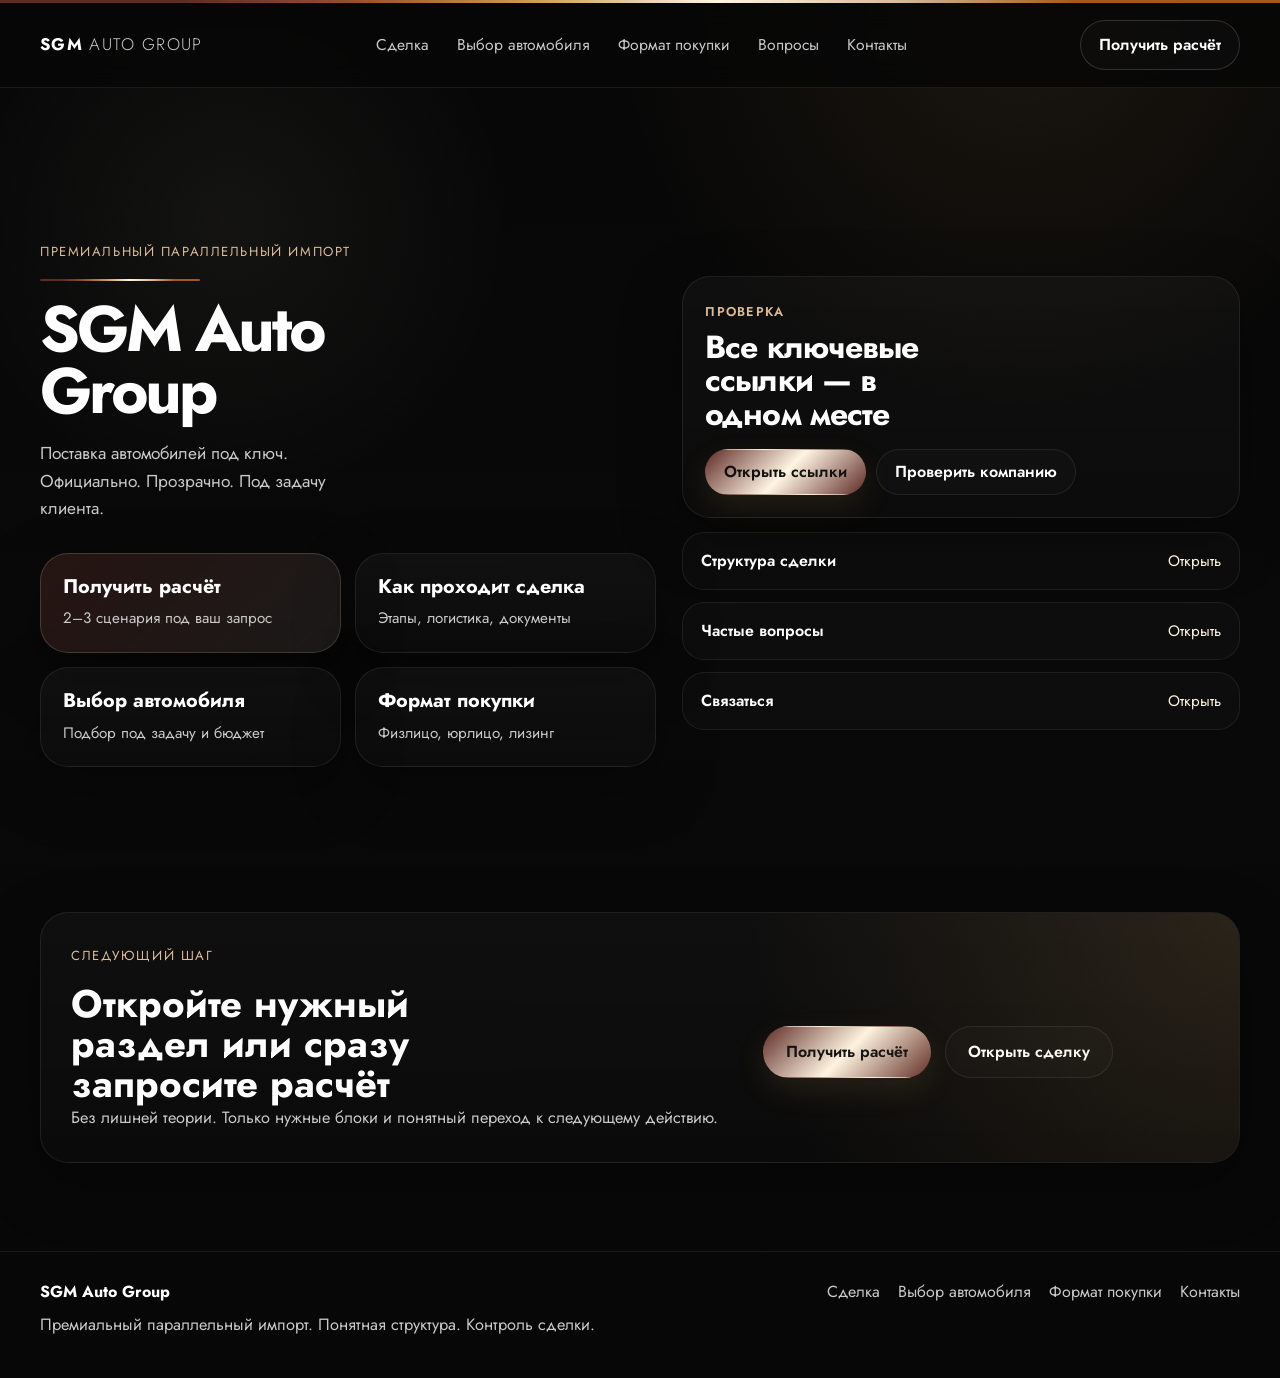
<file: index.html>
<!DOCTYPE html>
<html lang="ru">
<head>
  <meta charset="UTF-8" />
  <meta name="viewport" content="width=device-width, initial-scale=1.0" />
  <title>SGM Auto Group — премиальный параллельный импорт</title>
  <meta name="description" content="Премиальный параллельный импорт автомобилей под ключ. Проверка, структура сделки, выбор автомобиля, формат покупки и контакт." />

  <link rel="preconnect" href="https://fonts.googleapis.com">
  <link rel="preconnect" href="https://fonts.gstatic.com" crossorigin>
  <link href="https://fonts.googleapis.com/css2?family=Jost:wght@300;400;600;700;800&display=swap" rel="stylesheet">

  <link rel="stylesheet" href="assets/css/variables.css" />
  <link rel="stylesheet" href="assets/css/style.css" />

  <style>
    .index-hero {
      min-height: calc(100vh - 84px);
      display: grid;
      align-items: center;
      padding: 34px 0 20px;
    }

    .index-hero-grid {
      display: grid;
      grid-template-columns: 1.05fr 0.95fr;
      gap: 26px;
      align-items: center;
    }

    .hero-line {
      width: 160px;
      height: 2px;
      border-radius: 999px;
      background: var(--gradient-line);
      margin: 0 0 18px;
    }

    .index-hero h1 {
      margin: 0;
      font-size: clamp(2.7rem, 5vw, 6rem);
      line-height: .96;
      letter-spacing: -0.05em;
      max-width: 8.5ch;
    }

    .index-subtitle {
      margin-top: 18px;
      max-width: 34ch;
      color: var(--text-soft);
      font-size: 1.08rem;
      line-height: 1.6;
    }

    .hero-actions-grid {
      display: grid;
      grid-template-columns: repeat(2, minmax(0,1fr));
      gap: 14px;
      margin-top: 30px;
    }

    .action-tile {
      display: grid;
      gap: 10px;
      padding: 22px;
      border-radius: var(--radius-xl);
      border: 1px solid rgba(255,255,255,0.08);
      background: linear-gradient(180deg, rgba(255,255,255,0.035), rgba(255,255,255,0.015));
      box-shadow: var(--shadow-soft);
      transition: transform 0.22s ease, border-color 0.22s ease;
    }

    .action-tile:hover {
      transform: translateY(-2px);
      border-color: rgba(255,245,226,0.16);
    }

    .action-tile strong {
      font-size: 1.24rem;
      line-height: 1.08;
      font-weight: 700;
      color: var(--text);
    }

    .action-tile span {
      color: var(--text-soft);
      font-size: 0.95rem;
      line-height: 1.5;
    }

    .action-tile-main {
      background: linear-gradient(135deg, rgba(95,43,38,.34), rgba(255,245,226,.08));
      border-color: rgba(255,245,226,0.16);
    }

    .right-stack {
      display: grid;
      gap: 14px;
    }

    .silent-card {
      padding: 22px;
      border-radius: var(--radius-xl);
      border: 1px solid rgba(255,255,255,0.08);
      background: linear-gradient(180deg, rgba(255,255,255,0.03), rgba(255,255,255,0.014));
      box-shadow: var(--shadow-soft);
    }

    .silent-card .label {
      display: inline-flex;
      margin-bottom: 10px;
      color: var(--gold-soft);
      font-size: 0.8rem;
      letter-spacing: .1em;
      text-transform: uppercase;
      font-weight: 600;
    }

    .silent-card h2 {
      margin: 0;
      font-size: clamp(1.5rem, 2.5vw, 2.2rem);
      line-height: 1.05;
      letter-spacing: -0.03em;
      max-width: 12ch;
    }

    .mini-links {
      display: flex;
      flex-wrap: wrap;
      gap: 10px;
      margin-top: 18px;
    }

    .mini-links .btn {
      min-height: 46px;
      padding: 0 18px;
    }

    .quick-links {
      display: grid;
      gap: 12px;
    }

    .quick-link {
      display: flex;
      align-items: center;
      justify-content: space-between;
      gap: 16px;
      padding: 16px 18px;
      border-radius: var(--radius-lg);
      border: 1px solid rgba(255,255,255,0.07);
      background: rgba(255,255,255,0.018);
      transition: transform 0.2s ease, border-color 0.2s ease;
    }

    .quick-link:hover {
      transform: translateY(-1px);
      border-color: rgba(255,245,226,0.14);
    }

    .quick-link strong {
      font-size: 1rem;
      font-weight: 600;
    }

    .quick-link span {
      color: var(--gold-light);
      font-size: 0.95rem;
    }

    .bottom-cta {
      padding-top: 8px;
    }

    .bottom-cta .cta-block {
      padding: 30px;
    }

    @media (max-width: 1080px) {
      .index-hero-grid {
        grid-template-columns: 1fr;
      }

      .index-hero h1,
      .silent-card h2 {
        max-width: 100%;
      }
    }

    @media (max-width: 640px) {
      .index-hero {
        min-height: auto;
        padding-top: 18px;
      }

      .hero-actions-grid {
        grid-template-columns: 1fr;
      }

      .action-tile,
      .silent-card,
      .bottom-cta .cta-block {
        padding: 22px;
      }

      .mini-links {
        flex-direction: column;
      }

      .mini-links .btn {
        width: 100%;
      }

      .index-subtitle {
        font-size: 1rem;
      }
    }
  </style>
</head>
<body>
  <div class="top-gradient-line"></div>

  <header class="site-header">
    <div class="container header-inner">
      <a href="index.html" class="logo">SGM <span>Auto Group</span></a>

      <nav class="main-nav">
        <a href="deal-structure.html">Сделка</a>
        <a href="choose-ram.html">Выбор автомобиля</a>
        <a href="buy-format.html">Формат покупки</a>
        <a href="risks-faq.html">Вопросы</a>
        <a href="contact.html">Контакты</a>
      </nav>

      <a class="header-cta" href="contact.html">Получить расчёт</a>
    </div>
  </header>

  <main>
    <section class="section index-hero">
      <div class="container index-hero-grid">
        <div>
          <div class="eyebrow">Премиальный параллельный импорт</div>
          <div class="hero-line"></div>
          <h1>SGM Auto Group</h1>
          <p class="index-subtitle">
            Поставка автомобилей под ключ.  
            Официально. Прозрачно. Под задачу клиента.
          </p>

          <div class="hero-actions-grid">
            <a class="action-tile action-tile-main" href="contact.html">
              <strong>Получить расчёт</strong>
              <span>2–3 сценария под ваш запрос</span>
            </a>

            <a class="action-tile" href="deal-structure.html">
              <strong>Как проходит сделка</strong>
              <span>Этапы, логистика, документы</span>
            </a>

            <a class="action-tile" href="choose-ram.html">
              <strong>Выбор автомобиля</strong>
              <span>Подбор под задачу и бюджет</span>
            </a>

            <a class="action-tile" href="buy-format.html">
              <strong>Формат покупки</strong>
              <span>Физлицо, юрлицо, лизинг</span>
            </a>
          </div>
        </div>

        <div class="right-stack">
          <div class="silent-card">
            <div class="label">Проверка</div>
            <h2>Все ключевые ссылки — в одном месте</h2>
            <div class="mini-links">
              <a class="btn btn-gold" href="https://sgmautogroup.online/links" target="_blank" rel="noopener noreferrer">Открыть ссылки</a>
              <a class="btn btn-dark" href="https://www.rusprofile.ru/id/1216300039339" target="_blank" rel="noopener noreferrer">Проверить компанию</a>
            </div>
          </div>

          <div class="quick-links">
            <a class="quick-link" href="deal-structure.html">
              <strong>Структура сделки</strong>
              <span>Открыть</span>
            </a>

            <a class="quick-link" href="risks-faq.html">
              <strong>Частые вопросы</strong>
              <span>Открыть</span>
            </a>

            <a class="quick-link" href="contact.html">
              <strong>Связаться</strong>
              <span>Открыть</span>
            </a>
          </div>
        </div>
      </div>
    </section>

    <section class="section bottom-cta">
      <div class="container">
        <div class="cta-block card cta-premium">
          <div>
            <div class="eyebrow">Следующий шаг</div>
            <h2>Откройте нужный раздел или сразу запросите расчёт</h2>
            <p>
              Без лишней теории. Только нужные блоки и понятный переход к следующему действию.
            </p>
          </div>

          <div class="cta-actions">
            <a class="btn btn-gold" href="contact.html">Получить расчёт</a>
            <a class="btn btn-dark" href="deal-structure.html">Открыть сделку</a>
          </div>
        </div>
      </div>
    </section>
  </main>

  <footer class="site-footer">
    <div class="container footer-inner">
      <div>
        <div class="footer-brand">SGM Auto Group</div>
        <p>Премиальный параллельный импорт. Понятная структура. Контроль сделки.</p>
      </div>
      <div class="footer-links">
        <a href="deal-structure.html">Сделка</a>
        <a href="choose-ram.html">Выбор автомобиля</a>
        <a href="buy-format.html">Формат покупки</a>
        <a href="contact.html">Контакты</a>
      </div>
    </div>
  </footer>

  <script src="assets/js/app.js"></script>
</body>
</html>
</file>
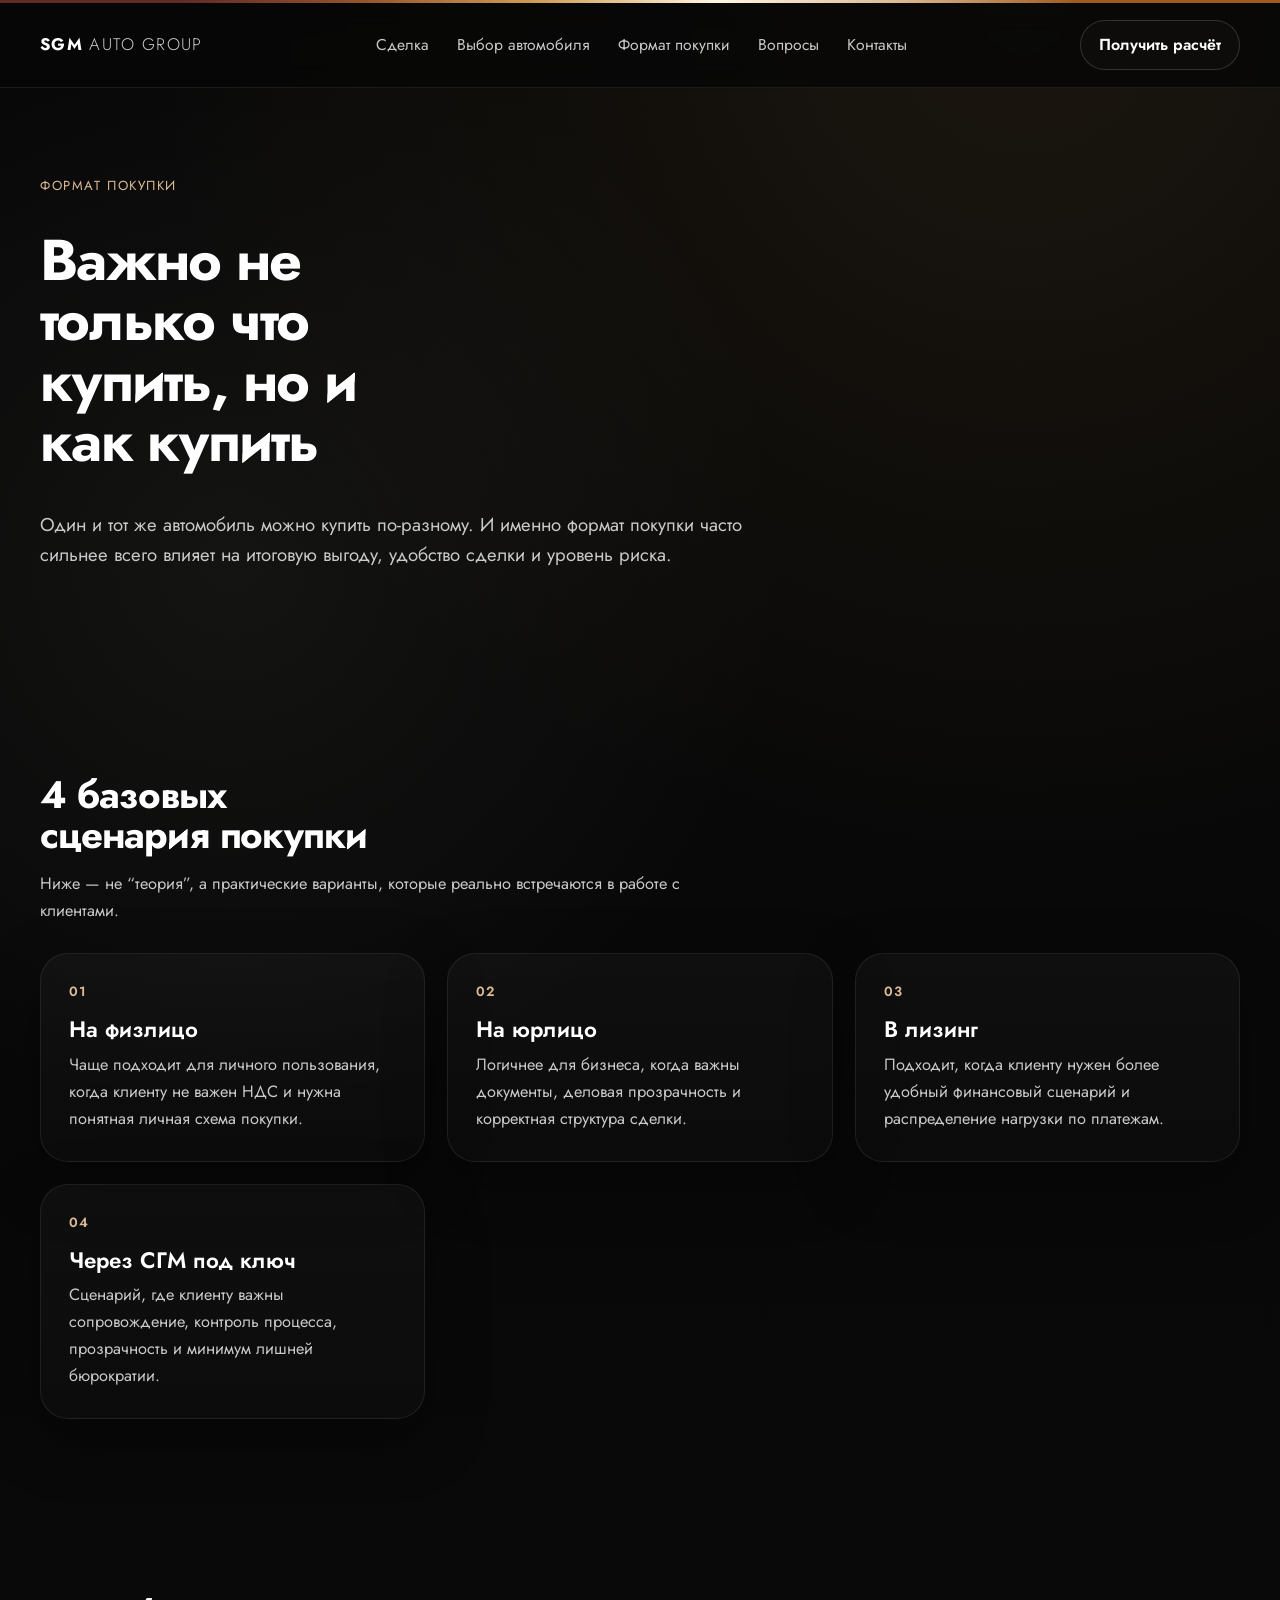
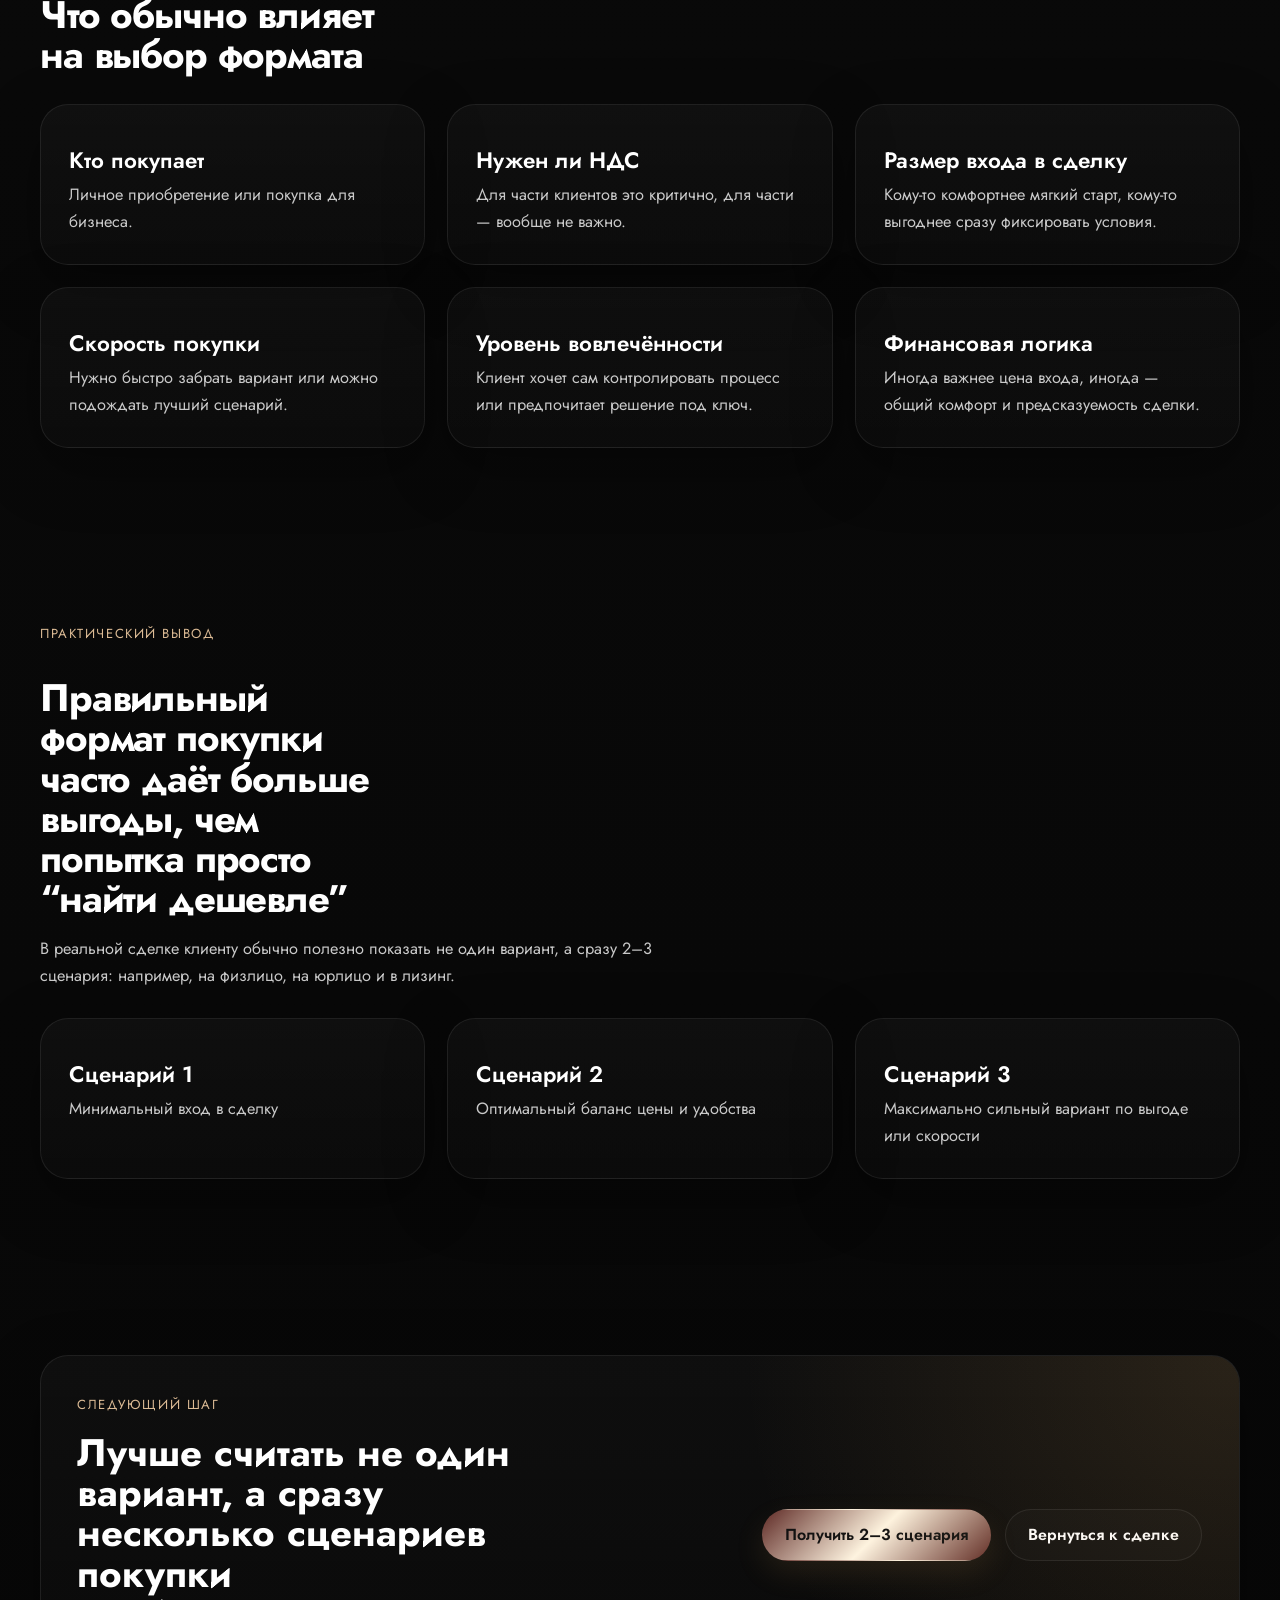
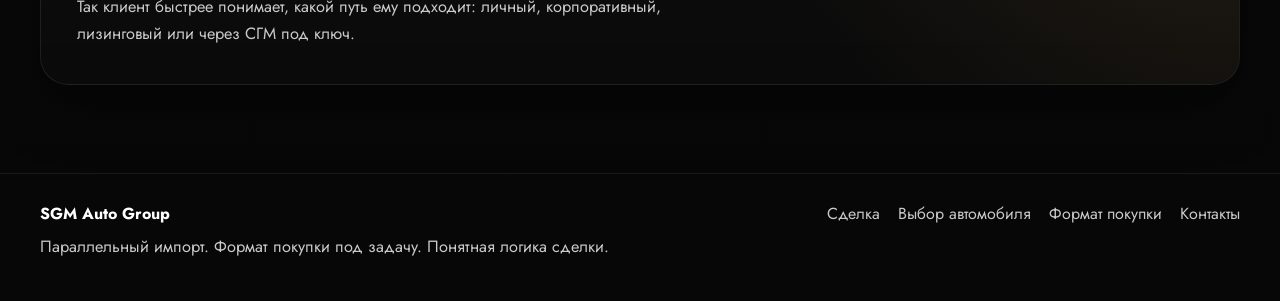
<file: buy-format.html>
<!DOCTYPE html>
<html lang="ru">
<head>
  <meta charset="UTF-8" />
  <meta name="viewport" content="width=device-width, initial-scale=1.0" />
  <title>Формат покупки — SGM Auto Group</title>
  <meta name="description" content="Какой формат покупки автомобиля подходит именно вам: физлицо, юрлицо, лизинг или сопровождение через СГМ." />

  <link rel="preconnect" href="https://fonts.googleapis.com">
  <link rel="preconnect" href="https://fonts.gstatic.com" crossorigin>
  <link href="https://fonts.googleapis.com/css2?family=Jost:wght@300;400;600;700&display=swap" rel="stylesheet">

  <link rel="stylesheet" href="assets/css/variables.css" />
  <link rel="stylesheet" href="assets/css/style.css" />
</head>

<body>
  <div class="top-gradient-line"></div>

  <header class="site-header">
    <div class="container header-inner">
      <a href="index.html" class="logo">SGM <span>Auto Group</span></a>

      <nav class="main-nav">
        <a href="deal-structure.html">Сделка</a>
        <a href="car-selection.html">Выбор автомобиля</a>
        <a href="buy-format.html">Формат покупки</a>
        <a href="risks-faq.html">Вопросы</a>
        <a href="contact.html">Контакты</a>
      </nav>

      <a class="header-cta" href="contact.html">Получить расчёт</a>
    </div>
  </header>

  <main>

    <section class="section">
      <div class="container">
        <div class="section-head">
          <div class="eyebrow">Формат покупки</div>
          <h1>Важно не только что купить, но и как купить</h1>
          <p class="lead">
            Один и тот же автомобиль можно купить по-разному.
            И именно формат покупки часто сильнее всего влияет на итоговую выгоду,
            удобство сделки и уровень риска.
          </p>
        </div>
      </div>
    </section>

    <section class="section">
      <div class="container">
        <div class="section-head">
          <h2>4 базовых сценария покупки</h2>
          <p>
            Ниже — не “теория”, а практические варианты, которые реально встречаются в работе с клиентами.
          </p>
        </div>

        <div class="card-grid three-up">

          <article class="card info-card">
            <div class="card-step">01</div>
            <h3>На физлицо</h3>
            <p>
              Чаще подходит для личного пользования, когда клиенту не важен НДС
              и нужна понятная личная схема покупки.
            </p>
          </article>

          <article class="card info-card">
            <div class="card-step">02</div>
            <h3>На юрлицо</h3>
            <p>
              Логичнее для бизнеса, когда важны документы,
              деловая прозрачность и корректная структура сделки.
            </p>
          </article>

          <article class="card info-card">
            <div class="card-step">03</div>
            <h3>В лизинг</h3>
            <p>
              Подходит, когда клиенту нужен более удобный финансовый сценарий
              и распределение нагрузки по платежам.
            </p>
          </article>

          <article class="card info-card">
            <div class="card-step">04</div>
            <h3>Через СГМ под ключ</h3>
            <p>
              Сценарий, где клиенту важны сопровождение,
              контроль процесса, прозрачность и минимум лишней бюрократии.
            </p>
          </article>

        </div>
      </div>
    </section>

    <section class="section">
      <div class="container">
        <div class="section-head">
          <h2>Что обычно влияет на выбор формата</h2>
        </div>

        <div class="card-grid three-up">

          <article class="card info-card">
            <h3>Кто покупает</h3>
            <p>Личное приобретение или покупка для бизнеса.</p>
          </article>

          <article class="card info-card">
            <h3>Нужен ли НДС</h3>
            <p>Для части клиентов это критично, для части — вообще не важно.</p>
          </article>

          <article class="card info-card">
            <h3>Размер входа в сделку</h3>
            <p>Кому-то комфортнее мягкий старт, кому-то выгоднее сразу фиксировать условия.</p>
          </article>

          <article class="card info-card">
            <h3>Скорость покупки</h3>
            <p>Нужно быстро забрать вариант или можно подождать лучший сценарий.</p>
          </article>

          <article class="card info-card">
            <h3>Уровень вовлечённости</h3>
            <p>Клиент хочет сам контролировать процесс или предпочитает решение под ключ.</p>
          </article>

          <article class="card info-card">
            <h3>Финансовая логика</h3>
            <p>Иногда важнее цена входа, иногда — общий комфорт и предсказуемость сделки.</p>
          </article>

        </div>
      </div>
    </section>

    <section class="section">
      <div class="container">
        <div class="section-head">
          <div class="eyebrow">Практический вывод</div>
          <h2>Правильный формат покупки часто даёт больше выгоды, чем попытка просто “найти дешевле”</h2>
          <p>
            В реальной сделке клиенту обычно полезно показать не один вариант,
            а сразу 2–3 сценария: например, на физлицо, на юрлицо и в лизинг.
          </p>
        </div>

        <div class="card-grid three-up">

          <article class="card info-card">
            <h3>Сценарий 1</h3>
            <p>Минимальный вход в сделку</p>
          </article>

          <article class="card info-card">
            <h3>Сценарий 2</h3>
            <p>Оптимальный баланс цены и удобства</p>
          </article>

          <article class="card info-card">
            <h3>Сценарий 3</h3>
            <p>Максимально сильный вариант по выгоде или скорости</p>
          </article>

        </div>
      </div>
    </section>

    <section class="section">
      <div class="container">
        <div class="card cta-block cta-premium">
          <div>
            <div class="eyebrow">Следующий шаг</div>
            <h2>Лучше считать не один вариант, а сразу несколько сценариев покупки</h2>
            <p>
              Так клиент быстрее понимает, какой путь ему подходит:
              личный, корпоративный, лизинговый или через СГМ под ключ.
            </p>
          </div>

          <div class="cta-actions">
            <a class="btn btn-gold" href="contact.html">Получить 2–3 сценария</a>
            <a class="btn btn-dark" href="deal-structure.html">Вернуться к сделке</a>
          </div>
        </div>
      </div>
    </section>

  </main>

  <footer class="site-footer">
    <div class="container footer-inner">
      <div>
        <div class="footer-brand">SGM Auto Group</div>
        <p>Параллельный импорт. Формат покупки под задачу. Понятная логика сделки.</p>
      </div>
      <div class="footer-links">
        <a href="deal-structure.html">Сделка</a>
        <a href="car-selection.html">Выбор автомобиля</a>
        <a href="buy-format.html">Формат покупки</a>
        <a href="contact.html">Контакты</a>
      </div>
    </div>
  </footer>

  <script src="assets/js/app.js"></script>
</body>
</html>
</file>
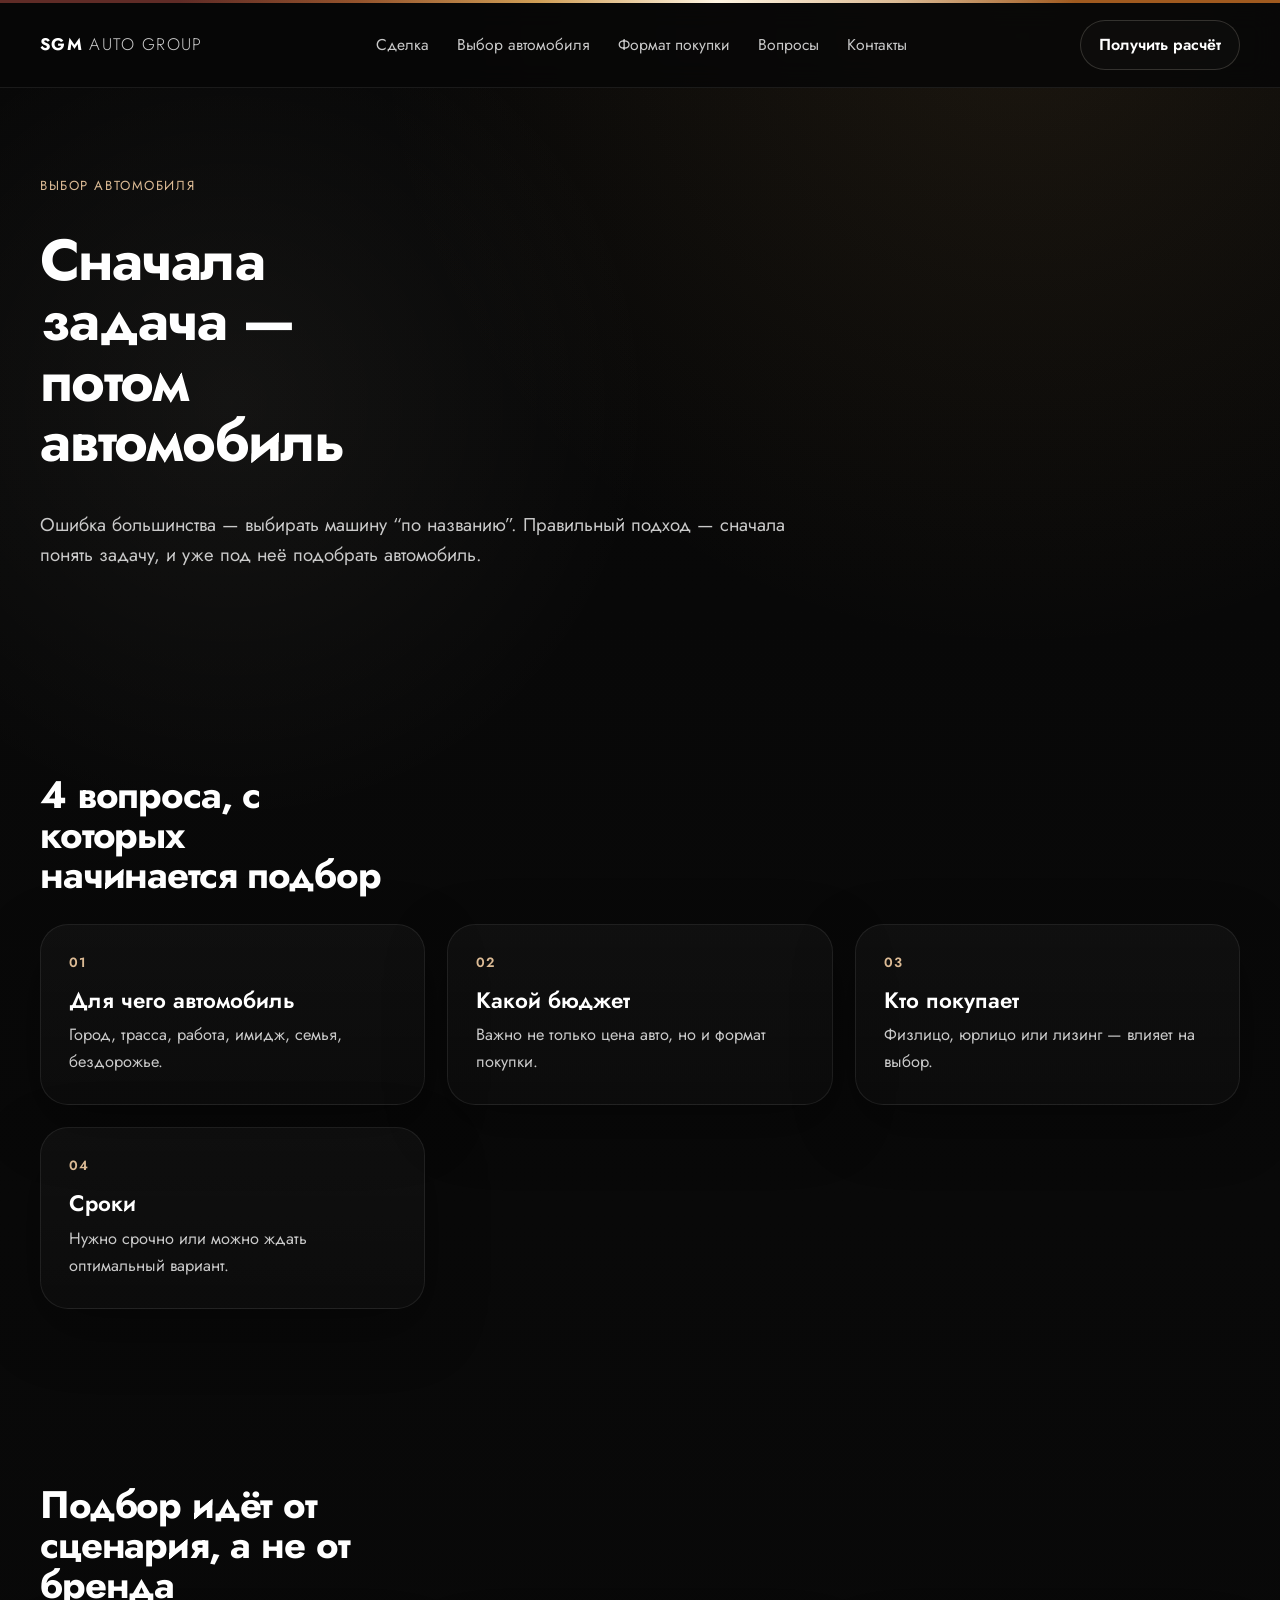
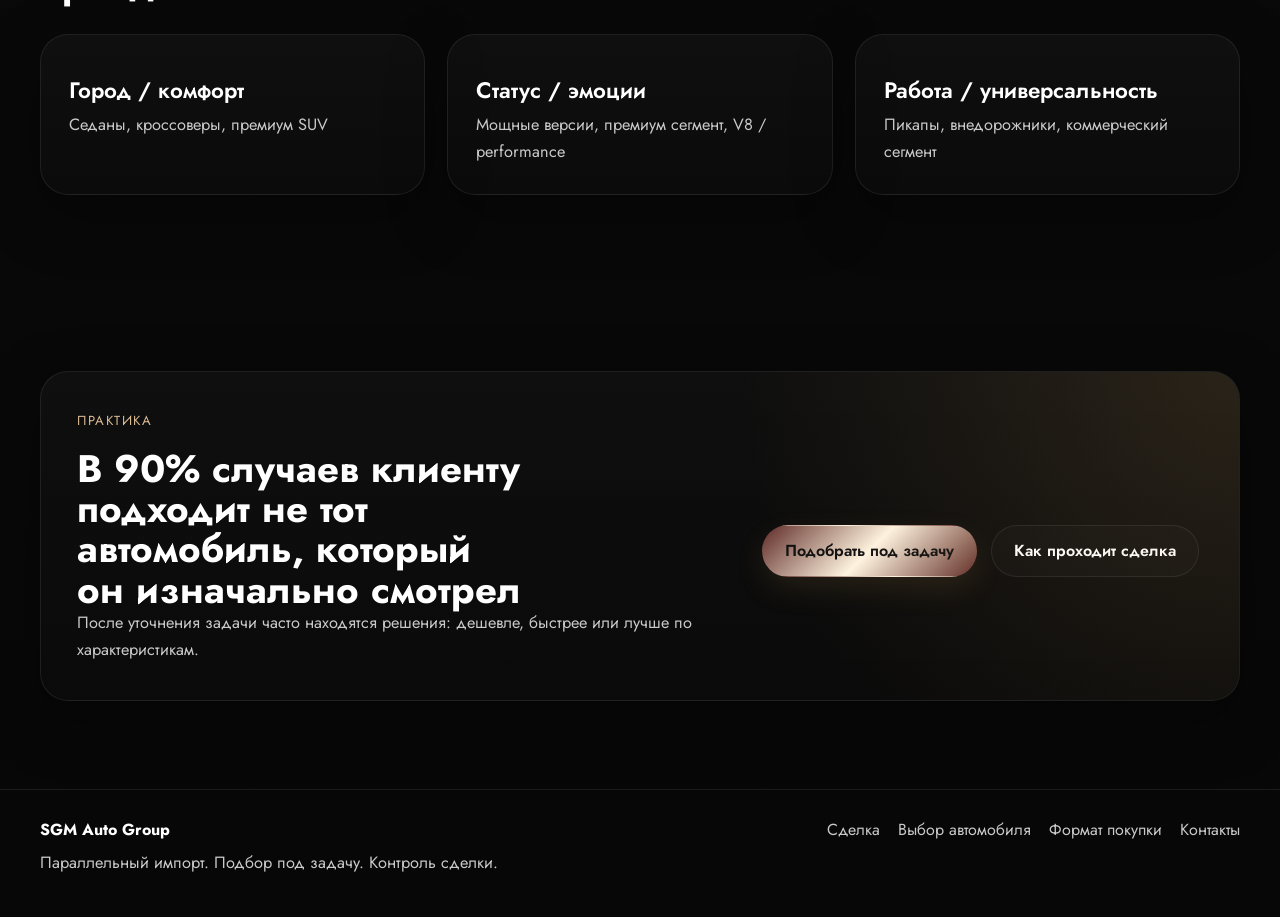
<file: car-selection.html>
<!DOCTYPE html>
<html lang="ru">
<head>
  <meta charset="UTF-8" />
  <meta name="viewport" content="width=device-width, initial-scale=1.0" />
  <title>Как выбрать автомобиль — SGM Auto Group</title>
  <meta name="description" content="Помощь в выборе автомобиля под задачу клиента: бюджет, формат использования, тип кузова и сценарий покупки." />

  <link rel="preconnect" href="https://fonts.googleapis.com">
  <link rel="preconnect" href="https://fonts.gstatic.com" crossorigin>
  <link href="https://fonts.googleapis.com/css2?family=Jost:wght@300;400;600;700&display=swap" rel="stylesheet">

  <link rel="stylesheet" href="assets/css/variables.css" />
  <link rel="stylesheet" href="assets/css/style.css" />
</head>

<body>

<div class="top-gradient-line"></div>

<header class="site-header">
  <div class="container header-inner">
    <a href="index.html" class="logo">SGM <span>Auto Group</span></a>

    <nav class="main-nav">
      <a href="deal-structure.html">Сделка</a>
      <a href="car-selection.html">Выбор автомобиля</a>
      <a href="buy-format.html">Формат покупки</a>
      <a href="risks-faq.html">Вопросы</a>
      <a href="contact.html">Контакты</a>
    </nav>

    <a class="header-cta" href="contact.html">Получить расчёт</a>
  </div>
</header>

<main>

<!-- 1 экран -->
<section class="section">
  <div class="container">
    <div class="section-head">
      <div class="eyebrow">Выбор автомобиля</div>
      <h1>Сначала задача — потом автомобиль</h1>
      <p class="lead">
        Ошибка большинства — выбирать машину “по названию”.
        Правильный подход — сначала понять задачу,
        и уже под неё подобрать автомобиль.
      </p>
    </div>
  </div>
</section>

<!-- 2 экран -->
<section class="section">
  <div class="container">

    <div class="section-head">
      <h2>4 вопроса, с которых начинается подбор</h2>
    </div>

    <div class="card-grid three-up">

      <div class="card info-card">
        <div class="card-step">01</div>
        <h3>Для чего автомобиль</h3>
        <p>Город, трасса, работа, имидж, семья, бездорожье.</p>
      </div>

      <div class="card info-card">
        <div class="card-step">02</div>
        <h3>Какой бюджет</h3>
        <p>Важно не только цена авто, но и формат покупки.</p>
      </div>

      <div class="card info-card">
        <div class="card-step">03</div>
        <h3>Кто покупает</h3>
        <p>Физлицо, юрлицо или лизинг — влияет на выбор.</p>
      </div>

      <div class="card info-card">
        <div class="card-step">04</div>
        <h3>Сроки</h3>
        <p>Нужно срочно или можно ждать оптимальный вариант.</p>
      </div>

    </div>

  </div>
</section>

<!-- 3 экран -->
<section class="section">
  <div class="container">

    <div class="section-head">
      <h2>Подбор идёт от сценария, а не от бренда</h2>
    </div>

    <div class="card-grid three-up">

      <div class="card info-card">
        <h3>Город / комфорт</h3>
        <p>Седаны, кроссоверы, премиум SUV</p>
      </div>

      <div class="card info-card">
        <h3>Статус / эмоции</h3>
        <p>Мощные версии, премиум сегмент, V8 / performance</p>
      </div>

      <div class="card info-card">
        <h3>Работа / универсальность</h3>
        <p>Пикапы, внедорожники, коммерческий сегмент</p>
      </div>

    </div>

  </div>
</section>

<!-- 4 экран -->
<section class="section">
  <div class="container">

    <div class="card cta-block cta-premium">

      <div>
        <div class="eyebrow">Практика</div>
        <h2>В 90% случаев клиенту подходит не тот автомобиль, который он изначально смотрел</h2>
        <p>
          После уточнения задачи часто находятся решения:
          дешевле, быстрее или лучше по характеристикам.
        </p>
      </div>

      <div class="cta-actions">
        <a class="btn btn-gold" href="contact.html">Подобрать под задачу</a>
        <a class="btn btn-dark" href="deal-structure.html">Как проходит сделка</a>
      </div>

    </div>

  </div>
</section>

</main>

<footer class="site-footer">
  <div class="container footer-inner">
    <div>
      <div class="footer-brand">SGM Auto Group</div>
      <p>Параллельный импорт. Подбор под задачу. Контроль сделки.</p>
    </div>
    <div class="footer-links">
      <a href="deal-structure.html">Сделка</a>
      <a href="car-selection.html">Выбор автомобиля</a>
      <a href="buy-format.html">Формат покупки</a>
      <a href="contact.html">Контакты</a>
    </div>
  </div>
</footer>

<script src="assets/js/app.js"></script>
</body>
</html>
</file>
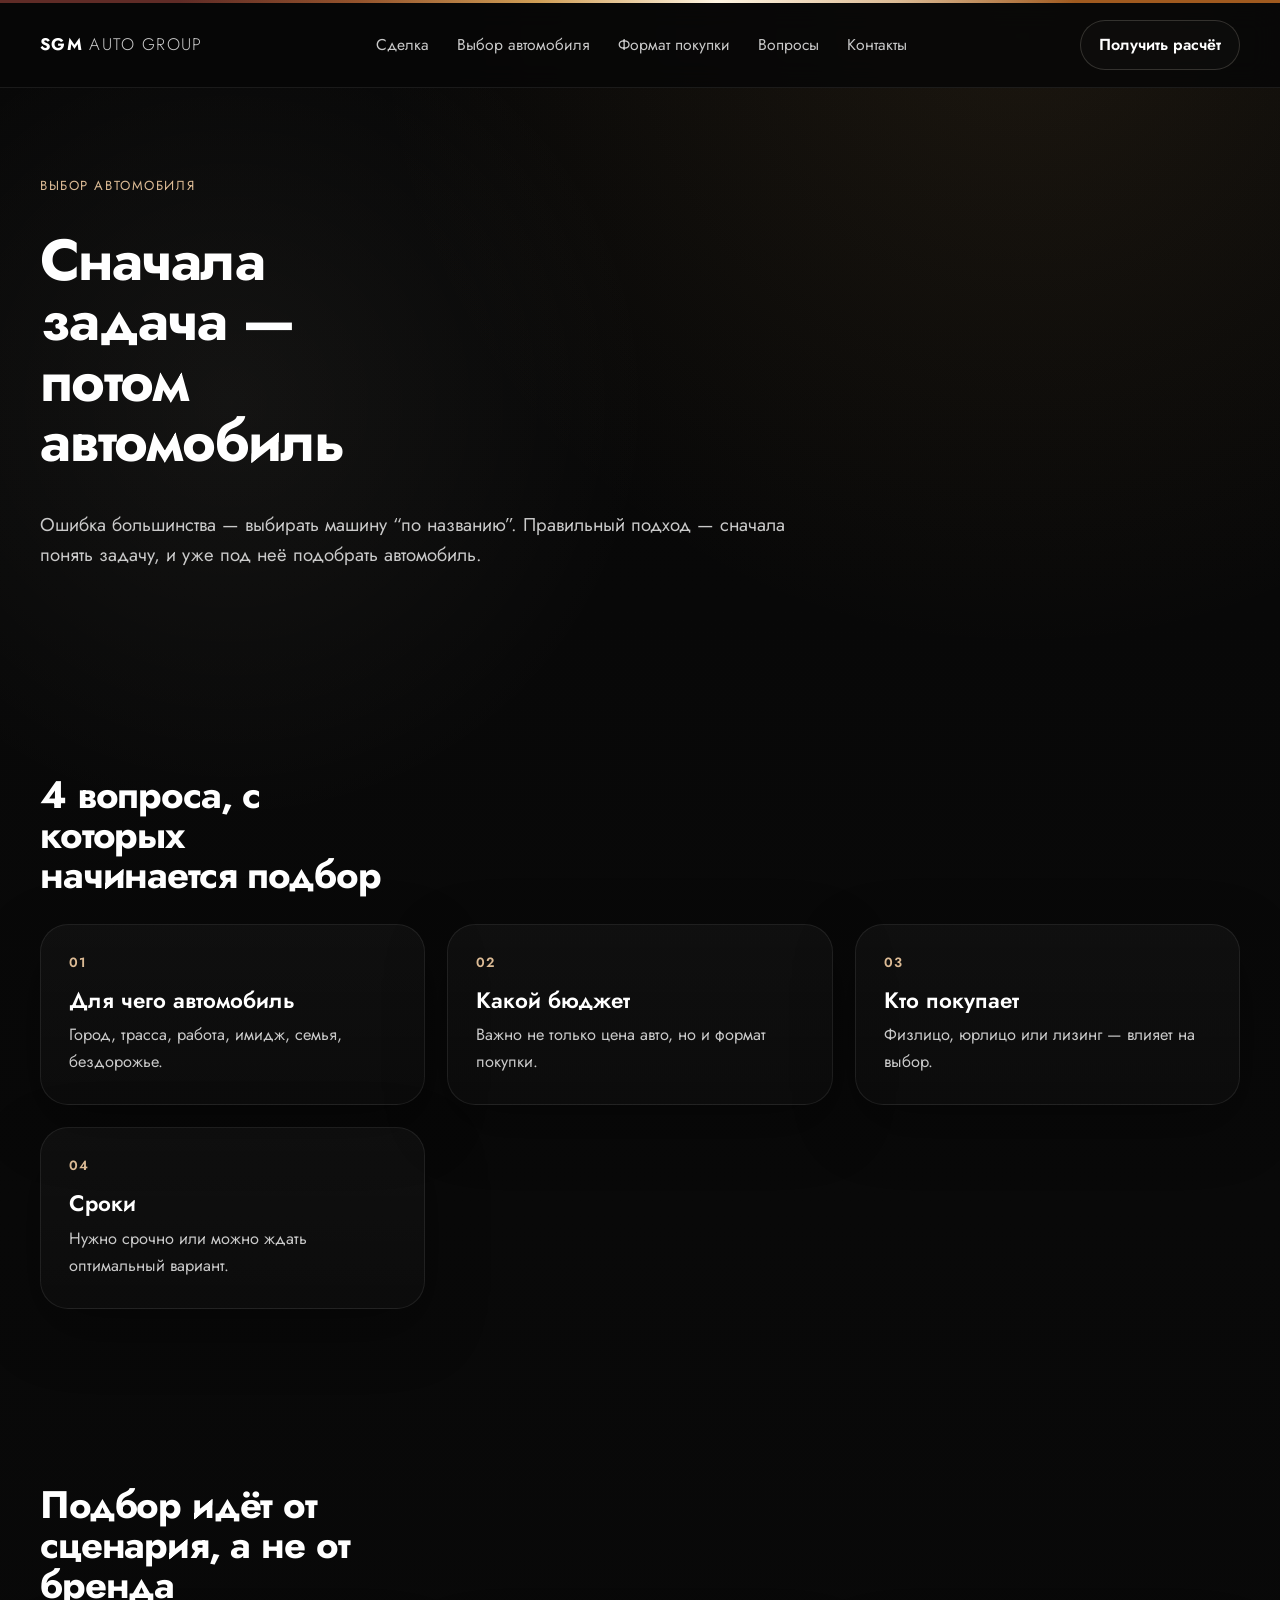
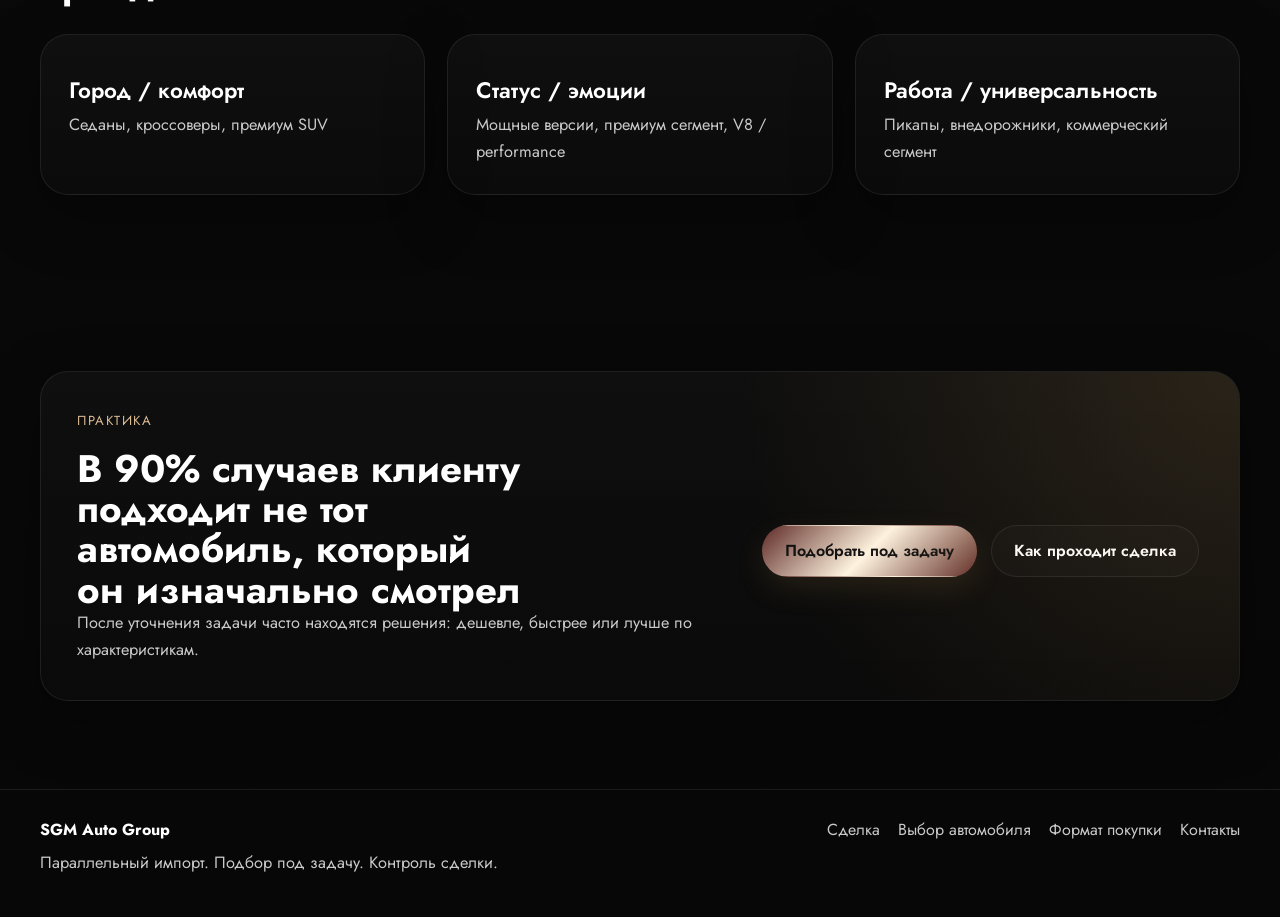
<file: choose-ram.html>
<!DOCTYPE html>
<html lang="ru">
<head>
  <meta charset="UTF-8" />
  <meta name="viewport" content="width=device-width, initial-scale=1.0" />
  <title>Как выбрать автомобиль — SGM Auto Group</title>
  <meta name="description" content="Помощь в выборе автомобиля под задачу клиента: бюджет, формат использования, тип кузова и сценарий покупки." />

  <link rel="preconnect" href="https://fonts.googleapis.com">
  <link rel="preconnect" href="https://fonts.gstatic.com" crossorigin>
  <link href="https://fonts.googleapis.com/css2?family=Jost:wght@300;400;600;700&display=swap" rel="stylesheet">

  <link rel="stylesheet" href="assets/css/variables.css" />
  <link rel="stylesheet" href="assets/css/style.css" />
</head>

<body>

<div class="top-gradient-line"></div>

<header class="site-header">
  <div class="container header-inner">
    <a href="index.html" class="logo">SGM <span>Auto Group</span></a>

    <nav class="main-nav">
      <a href="deal-structure.html">Сделка</a>
      <a href="choose-ram.html">Выбор автомобиля</a>
      <a href="buy-format.html">Формат покупки</a>
      <a href="risks-faq.html">Вопросы</a>
      <a href="contact.html">Контакты</a>
    </nav>

    <a class="header-cta" href="contact.html">Получить расчёт</a>
  </div>
</header>

<main>

<!-- 1 экран -->
<section class="section">
  <div class="container">
    <div class="section-head">
      <div class="eyebrow">Выбор автомобиля</div>
      <h1>Сначала задача — потом автомобиль</h1>
      <p class="lead">
        Ошибка большинства — выбирать машину “по названию”.
        Правильный подход — сначала понять задачу,
        и уже под неё подобрать автомобиль.
      </p>
    </div>
  </div>
</section>

<!-- 2 экран -->
<section class="section">
  <div class="container">

    <div class="section-head">
      <h2>4 вопроса, с которых начинается подбор</h2>
    </div>

    <div class="card-grid three-up">

      <div class="card info-card">
        <div class="card-step">01</div>
        <h3>Для чего автомобиль</h3>
        <p>Город, трасса, работа, имидж, семья, бездорожье.</p>
      </div>

      <div class="card info-card">
        <div class="card-step">02</div>
        <h3>Какой бюджет</h3>
        <p>Важно не только цена авто, но и формат покупки.</p>
      </div>

      <div class="card info-card">
        <div class="card-step">03</div>
        <h3>Кто покупает</h3>
        <p>Физлицо, юрлицо или лизинг — влияет на выбор.</p>
      </div>

      <div class="card info-card">
        <div class="card-step">04</div>
        <h3>Сроки</h3>
        <p>Нужно срочно или можно ждать оптимальный вариант.</p>
      </div>

    </div>

  </div>
</section>

<!-- 3 экран -->
<section class="section">
  <div class="container">

    <div class="section-head">
      <h2>Подбор идёт от сценария, а не от бренда</h2>
    </div>

    <div class="card-grid three-up">

      <div class="card info-card">
        <h3>Город / комфорт</h3>
        <p>Седаны, кроссоверы, премиум SUV</p>
      </div>

      <div class="card info-card">
        <h3>Статус / эмоции</h3>
        <p>Мощные версии, премиум сегмент, V8 / performance</p>
      </div>

      <div class="card info-card">
        <h3>Работа / универсальность</h3>
        <p>Пикапы, внедорожники, коммерческий сегмент</p>
      </div>

    </div>

  </div>
</section>

<!-- 4 экран -->
<section class="section">
  <div class="container">

    <div class="card cta-block cta-premium">

      <div>
        <div class="eyebrow">Практика</div>
        <h2>В 90% случаев клиенту подходит не тот автомобиль, который он изначально смотрел</h2>
        <p>
          После уточнения задачи часто находятся решения:
          дешевле, быстрее или лучше по характеристикам.
        </p>
      </div>

      <div class="cta-actions">
        <a class="btn btn-gold" href="contact.html">Подобрать под задачу</a>
        <a class="btn btn-dark" href="deal-structure.html">Как проходит сделка</a>
      </div>

    </div>

  </div>
</section>

</main>

<footer class="site-footer">
  <div class="container footer-inner">
    <div>
      <div class="footer-brand">SGM Auto Group</div>
      <p>Параллельный импорт. Подбор под задачу. Контроль сделки.</p>
    </div>
    <div class="footer-links">
      <a href="deal-structure.html">Сделка</a>
      <a href="choose-ram.html">Выбор автомобиля</a>
      <a href="buy-format.html">Формат покупки</a>
      <a href="contact.html">Контакты</a>
    </div>
  </div>
</footer>

<script src="assets/js/app.js"></script>
</body>
</html>
</file>
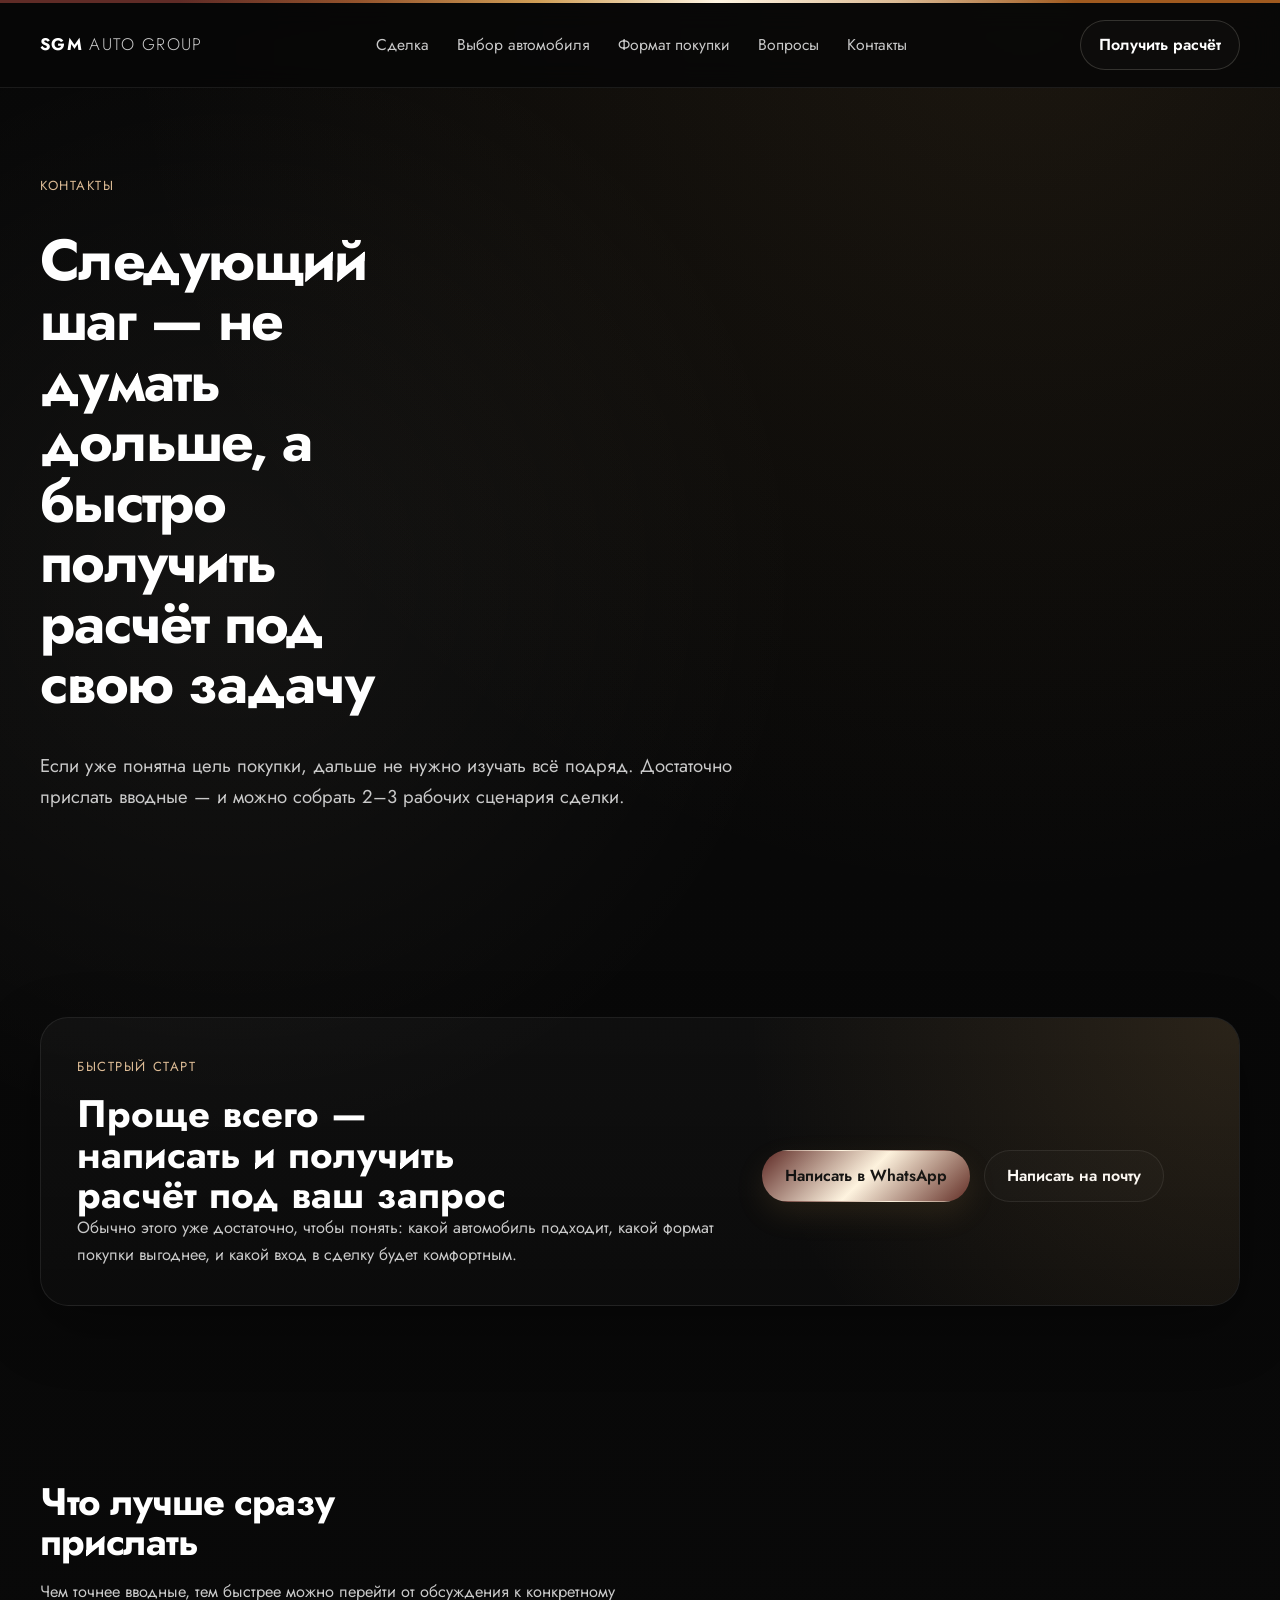
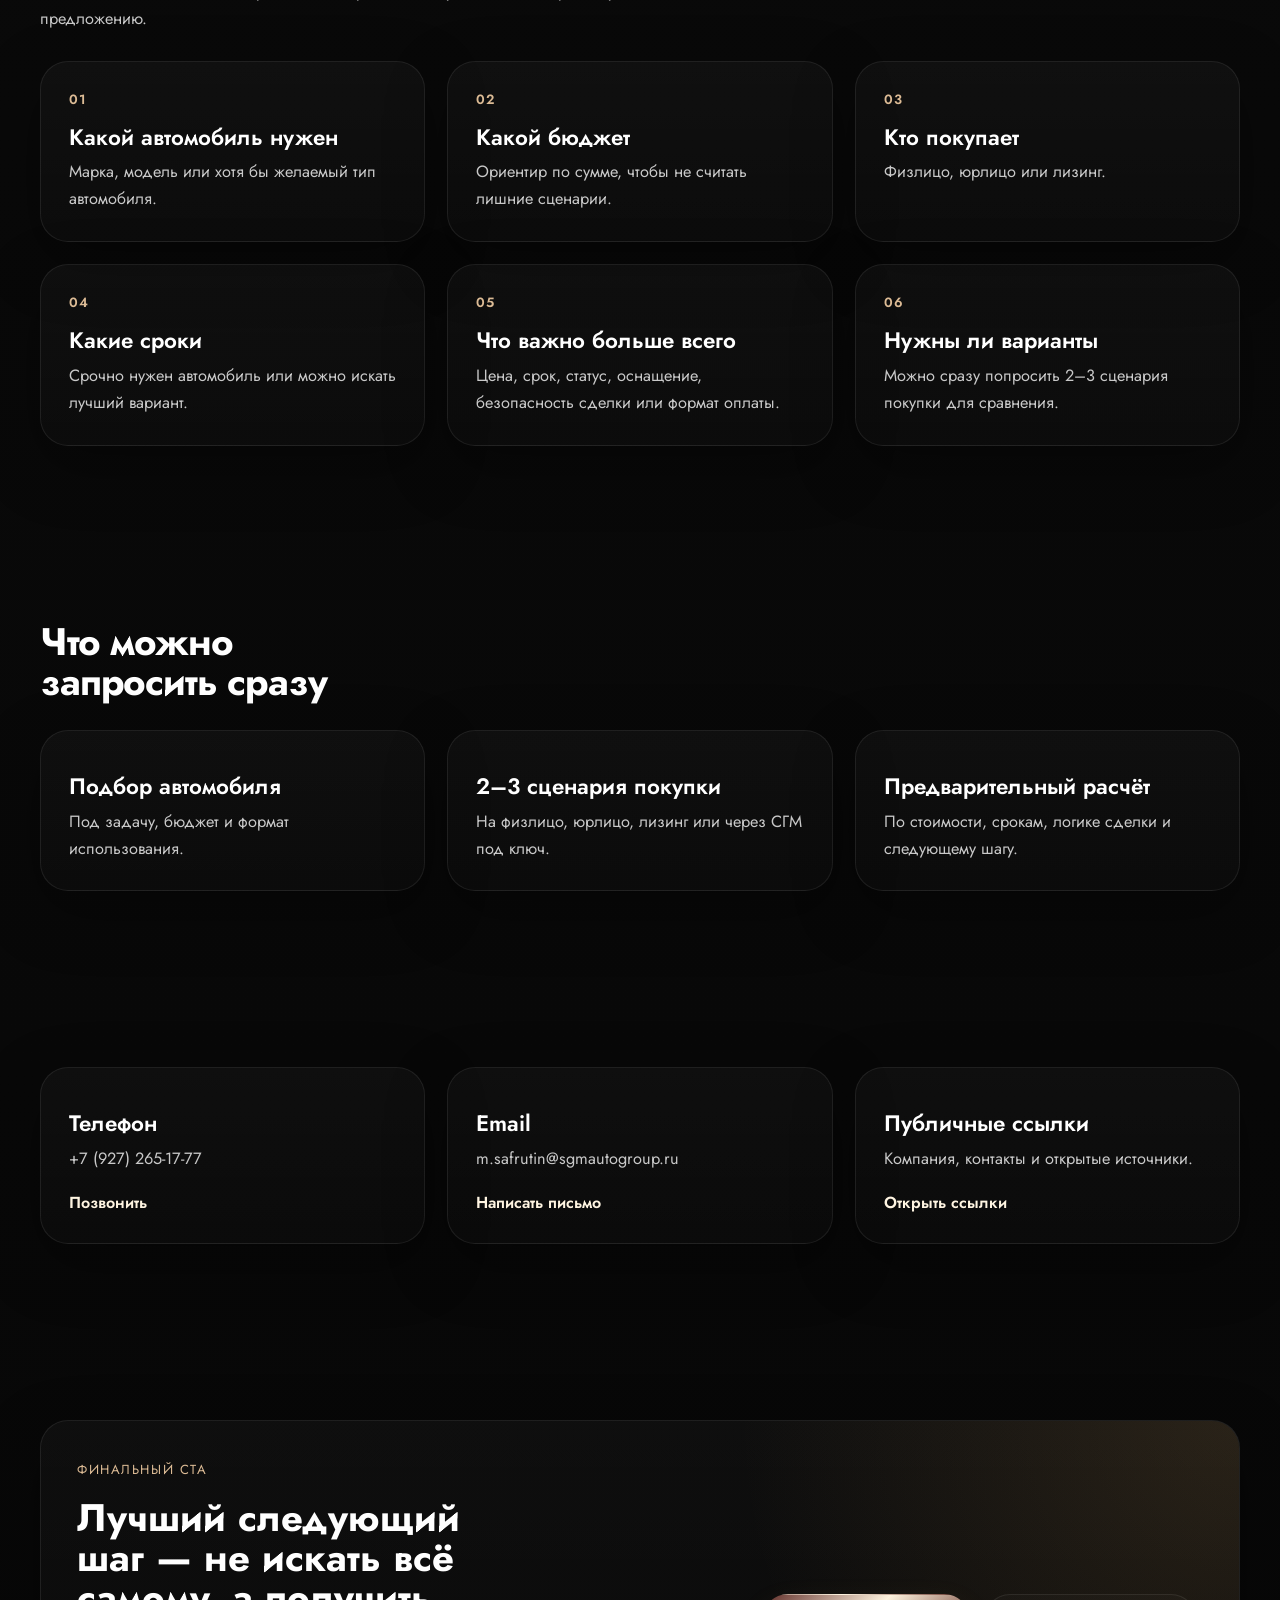
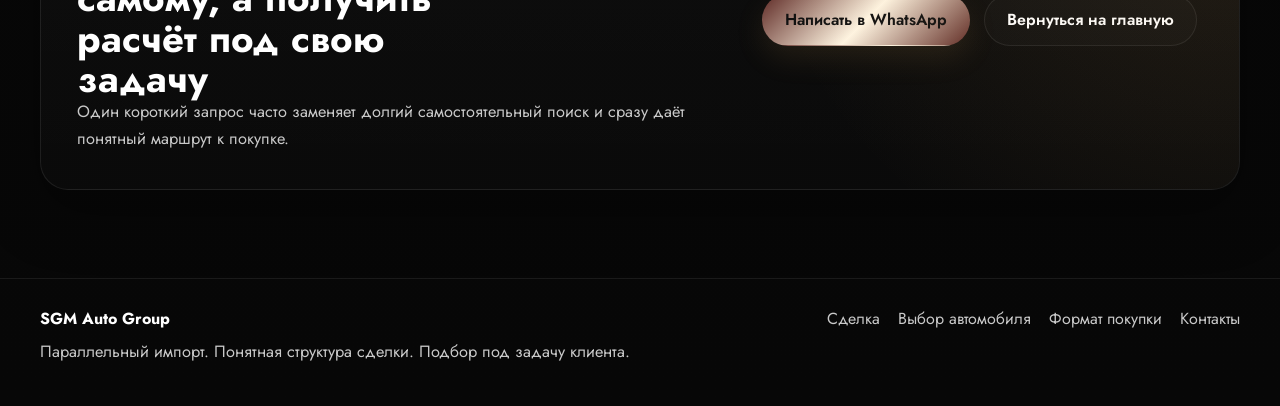
<file: contact.html>
<!DOCTYPE html>
<html lang="ru">
<head>
  <meta charset="UTF-8" />
  <meta name="viewport" content="width=device-width, initial-scale=1.0" />
  <title>Контакты — SGM Auto Group</title>
  <meta name="description" content="Связаться с SGM Auto Group, получить расчёт, обсудить формат покупки и подобрать автомобиль под задачу." />

  <link rel="preconnect" href="https://fonts.googleapis.com">
  <link rel="preconnect" href="https://fonts.gstatic.com" crossorigin>
  <link href="https://fonts.googleapis.com/css2?family=Jost:wght@300;400;600;700&display=swap" rel="stylesheet">

  <link rel="stylesheet" href="assets/css/variables.css" />
  <link rel="stylesheet" href="assets/css/style.css" />
</head>

<body>
  <div class="top-gradient-line"></div>

  <header class="site-header">
    <div class="container header-inner">
      <a href="index.html" class="logo">SGM <span>Auto Group</span></a>

      <nav class="main-nav">
        <a href="deal-structure.html">Сделка</a>
        <a href="car-selection.html">Выбор автомобиля</a>
        <a href="buy-format.html">Формат покупки</a>
        <a href="risks-faq.html">Вопросы</a>
        <a href="contact.html">Контакты</a>
      </nav>

      <a class="header-cta" href="contact.html">Получить расчёт</a>
    </div>
  </header>

  <main>

    <section class="section">
      <div class="container">
        <div class="section-head">
          <div class="eyebrow">Контакты</div>
          <h1>Следующий шаг — не думать дольше, а быстро получить расчёт под свою задачу</h1>
          <p class="lead">
            Если уже понятна цель покупки, дальше не нужно изучать всё подряд.
            Достаточно прислать вводные — и можно собрать 2–3 рабочих сценария сделки.
          </p>
        </div>
      </div>
    </section>

    <section class="section">
      <div class="container">
        <div class="card cta-block cta-premium">
          <div>
            <div class="eyebrow">Быстрый старт</div>
            <h2>Проще всего — написать и получить расчёт под ваш запрос</h2>
            <p>
              Обычно этого уже достаточно, чтобы понять:
              какой автомобиль подходит,
              какой формат покупки выгоднее,
              и какой вход в сделку будет комфортным.
            </p>
          </div>

          <div class="cta-actions">
            <a class="btn btn-gold" href="https://wa.me/79272651777" target="_blank" rel="noopener noreferrer">Написать в WhatsApp</a>
            <a class="btn btn-dark" href="mailto:m.safrutin@sgmautogroup.ru">Написать на почту</a>
          </div>
        </div>
      </div>
    </section>

    <section class="section">
      <div class="container">
        <div class="section-head">
          <h2>Что лучше сразу прислать</h2>
          <p>
            Чем точнее вводные, тем быстрее можно перейти от обсуждения к конкретному предложению.
          </p>
        </div>

        <div class="card-grid three-up">

          <article class="card info-card">
            <div class="card-step">01</div>
            <h3>Какой автомобиль нужен</h3>
            <p>Марка, модель или хотя бы желаемый тип автомобиля.</p>
          </article>

          <article class="card info-card">
            <div class="card-step">02</div>
            <h3>Какой бюджет</h3>
            <p>Ориентир по сумме, чтобы не считать лишние сценарии.</p>
          </article>

          <article class="card info-card">
            <div class="card-step">03</div>
            <h3>Кто покупает</h3>
            <p>Физлицо, юрлицо или лизинг.</p>
          </article>

          <article class="card info-card">
            <div class="card-step">04</div>
            <h3>Какие сроки</h3>
            <p>Срочно нужен автомобиль или можно искать лучший вариант.</p>
          </article>

          <article class="card info-card">
            <div class="card-step">05</div>
            <h3>Что важно больше всего</h3>
            <p>Цена, срок, статус, оснащение, безопасность сделки или формат оплаты.</p>
          </article>

          <article class="card info-card">
            <div class="card-step">06</div>
            <h3>Нужны ли варианты</h3>
            <p>Можно сразу попросить 2–3 сценария покупки для сравнения.</p>
          </article>

        </div>
      </div>
    </section>

    <section class="section">
      <div class="container">
        <div class="section-head">
          <h2>Что можно запросить сразу</h2>
        </div>

        <div class="card-grid three-up">

          <article class="card info-card">
            <h3>Подбор автомобиля</h3>
            <p>Под задачу, бюджет и формат использования.</p>
          </article>

          <article class="card info-card">
            <h3>2–3 сценария покупки</h3>
            <p>На физлицо, юрлицо, лизинг или через СГМ под ключ.</p>
          </article>

          <article class="card info-card">
            <h3>Предварительный расчёт</h3>
            <p>По стоимости, срокам, логике сделки и следующему шагу.</p>
          </article>

        </div>
      </div>
    </section>

    <section class="section">
      <div class="container">
        <div class="card-grid three-up">

          <article class="card info-card">
            <h3>Телефон</h3>
            <p>+7 (927) 265-17-77</p>
            <a class="text-link" href="tel:+79272651777">Позвонить</a>
          </article>

          <article class="card info-card">
            <h3>Email</h3>
            <p>m.safrutin@sgmautogroup.ru</p>
            <a class="text-link" href="mailto:m.safrutin@sgmautogroup.ru">Написать письмо</a>
          </article>

          <article class="card info-card">
            <h3>Публичные ссылки</h3>
            <p>Компания, контакты и открытые источники.</p>
            <a class="text-link" href="https://sgmautogroup.online/links" target="_blank" rel="noopener noreferrer">Открыть ссылки</a>
          </article>

        </div>
      </div>
    </section>

    <section class="section">
      <div class="container">
        <div class="card cta-block cta-premium">
          <div>
            <div class="eyebrow">Финальный CTA</div>
            <h2>Лучший следующий шаг — не искать всё самому, а получить расчёт под свою задачу</h2>
            <p>
              Один короткий запрос часто заменяет долгий самостоятельный поиск
              и сразу даёт понятный маршрут к покупке.
            </p>
          </div>

          <div class="cta-actions">
            <a class="btn btn-gold" href="https://wa.me/79272651777" target="_blank" rel="noopener noreferrer">Написать в WhatsApp</a>
            <a class="btn btn-dark" href="index.html">Вернуться на главную</a>
          </div>
        </div>
      </div>
    </section>

  </main>

  <footer class="site-footer">
    <div class="container footer-inner">
      <div>
        <div class="footer-brand">SGM Auto Group</div>
        <p>Параллельный импорт. Понятная структура сделки. Подбор под задачу клиента.</p>
      </div>
      <div class="footer-links">
        <a href="deal-structure.html">Сделка</a>
        <a href="car-selection.html">Выбор автомобиля</a>
        <a href="buy-format.html">Формат покупки</a>
        <a href="contact.html">Контакты</a>
      </div>
    </div>
  </footer>

  <script src="assets/js/app.js"></script>
</body>
</html>
</file>
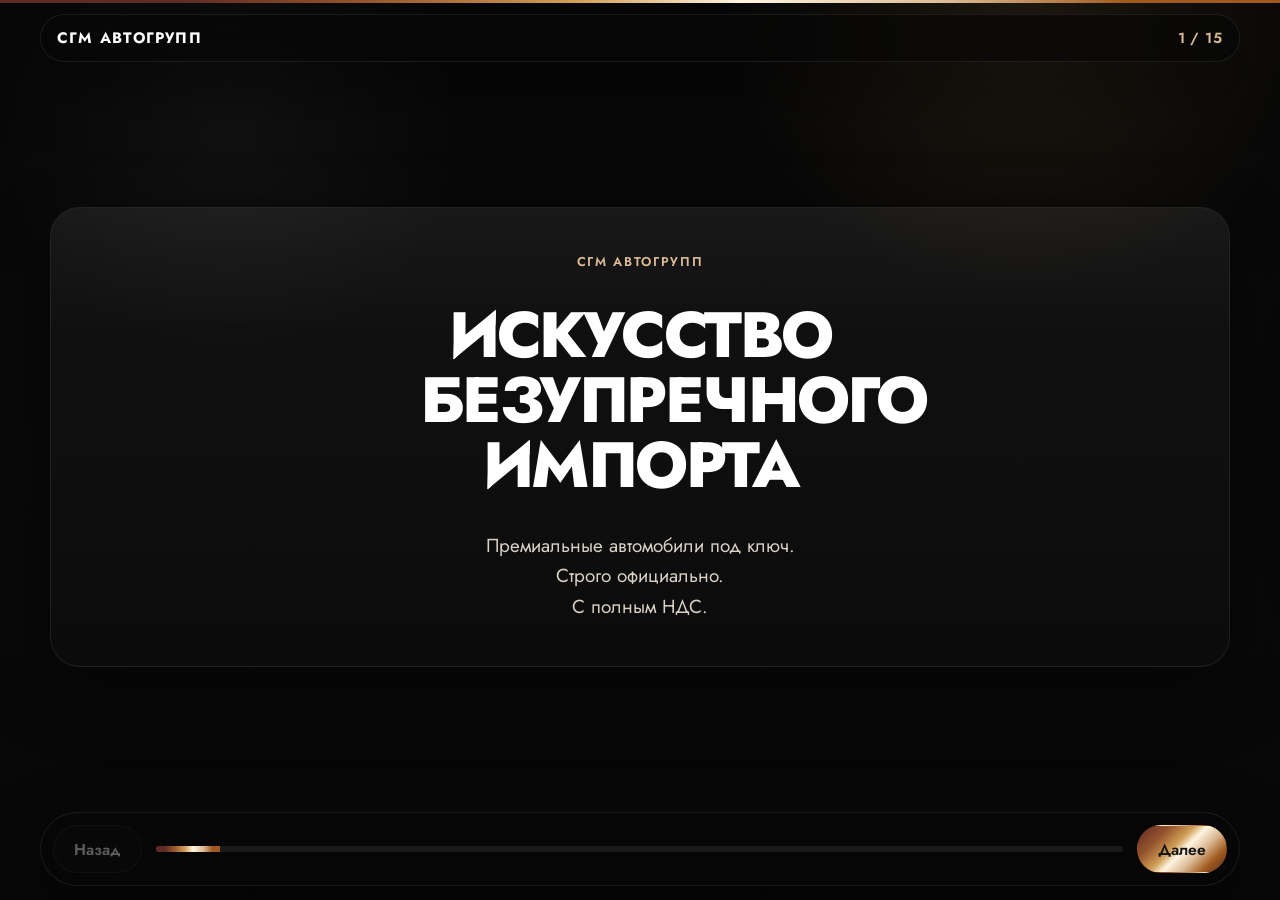
<file: deal-presentation.html>
<!DOCTYPE html>
<html lang="ru">
<head>
  <meta charset="UTF-8" />
  <meta name="viewport" content="width=device-width, initial-scale=1.0" />
  <title>СГМ Автогрупп — премиальная презентация</title>
  <meta name="description" content="Интерактивная слайд-презентация СГМ Автогрупп" />

  <link rel="preconnect" href="https://fonts.googleapis.com">
  <link rel="preconnect" href="https://fonts.gstatic.com" crossorigin>
  <link href="https://fonts.googleapis.com/css2?family=Jost:wght@300;400;500;600;700;800&display=swap" rel="stylesheet">

  <style>
    :root {
      --bg: #070707;
      --panel: rgba(255,255,255,0.035);
      --panel-soft: rgba(255,255,255,0.02);
      --line: rgba(255,255,255,0.08);
      --text: #ffffff;
      --text-soft: #d9d1c7;
      --gold-dark: #5f2b26;
      --gold-bronze: #94532c;
      --gold-main: #d09e56;
      --gold-light: #fff5e2;
      --gold-soft: #dcbb95;
      --gold-deep: #a05a1f;
      --gradient-main: linear-gradient(135deg, #5F2B26 0%, #94532C 24%, #D09E56 42%, #FFF5E2 52%, #DCBB95 66%, #A05A1F 82%, #5F2B26 100%);
      --gradient-line: linear-gradient(90deg, #5F2B26 0%, #5F2B26 14%, #94532C 28%, #D09E56 45%, #FFF5E2 58%, #DCBB95 74%, #A05A1F 88%, #A05A1F 100%);
      --shadow: 0 24px 70px rgba(0,0,0,.46);
      --radius-xl: 30px;
      --radius-lg: 22px;
      --container: 1180px;
    }

    * { box-sizing: border-box; }
    html, body { height: 100%; }
    body {
      margin: 0;
      font-family: 'Jost', sans-serif;
      color: var(--text);
      background:
        radial-gradient(circle at 80% 0%, rgba(208,158,86,.12), transparent 22%),
        radial-gradient(circle at 18% 14%, rgba(255,245,226,.04), transparent 18%),
        linear-gradient(180deg, #070707 0%, #090909 52%, #070707 100%);
      -webkit-font-smoothing: antialiased;
      overflow: hidden;
    }

    a { color: inherit; text-decoration: none; }
    button { font-family: inherit; }

    .top-line {
      position: fixed;
      top: 0;
      left: 0;
      right: 0;
      height: 3px;
      background: var(--gradient-line);
      z-index: 100;
    }

    .app {
      height: 100vh;
      display: grid;
      grid-template-rows: auto 1fr auto;
    }

    .topbar {
      position: relative;
      z-index: 50;
      padding: 14px 16px 0;
    }

    .topbar-inner {
      width: min(calc(100% - 0px), 1200px);
      margin: 0 auto;
      display: flex;
      align-items: center;
      justify-content: space-between;
      gap: 16px;
      padding: 12px 16px;
      border: 1px solid var(--line);
      border-radius: 999px;
      background: rgba(7,7,7,.76);
      backdrop-filter: blur(16px);
      box-shadow: var(--shadow);
    }

    .brand {
      font-size: .95rem;
      font-weight: 700;
      letter-spacing: .08em;
      text-transform: uppercase;
    }

    .counter {
      color: var(--gold-soft);
      font-size: .92rem;
      font-weight: 600;
      letter-spacing: .06em;
    }

    .viewport {
      position: relative;
      overflow: hidden;
      width: 100%;
      height: 100%;
    }

    .slides {
      display: flex;
      width: 1500%;
      height: 100%;
      transition: transform .45s cubic-bezier(.22,.61,.36,1);
    }

    .slide {
      width: calc(100% / 15);
      height: 100%;
      padding: 18px;
      display: grid;
      align-items: center;
    }

    .slide-inner {
      width: min(100%, var(--container));
      margin: 0 auto;
      max-height: calc(100vh - 180px);
    }

    .card {
      position: relative;
      overflow: hidden;
      border: 1px solid var(--line);
      border-radius: var(--radius-xl);
      background: linear-gradient(180deg, rgba(255,255,255,.04), rgba(255,255,255,.015));
      box-shadow: var(--shadow);
    }

    .card::before {
      content: "";
      position: absolute;
      inset: 0;
      pointer-events: none;
      background: linear-gradient(180deg, rgba(255,255,255,.03), transparent 28%);
    }

    .pad-xl { padding: 44px; }
    .pad-lg { padding: 34px; }
    .pad-md { padding: 26px; }

    .eyebrow {
      display: inline-flex;
      margin-bottom: 16px;
      color: var(--gold-soft);
      font-size: .8rem;
      font-weight: 600;
      letter-spacing: .13em;
      text-transform: uppercase;
    }

    h1,h2,h3,p { margin: 0; }
    h1,h2,h3 {
      line-height: 1.02;
      letter-spacing: -.04em;
    }

    .title-xl {
      font-size: clamp(2.4rem, 5vw, 5.6rem);
      max-width: 10ch;
      margin-bottom: 16px;
      font-weight: 800;
    }

    .title-lg {
      font-size: clamp(2rem, 4vw, 4rem);
      max-width: 14ch;
      margin-bottom: 14px;
      font-weight: 800;
    }

    .title-md {
      font-size: clamp(1.45rem, 2.2vw, 2.2rem);
      margin-bottom: 12px;
      font-weight: 700;
    }

    .lead {
      color: var(--text-soft);
      font-size: clamp(1rem, 1.5vw, 1.18rem);
      line-height: 1.62;
      max-width: 48ch;
    }

    .center {
      text-align: center;
      display: grid;
      gap: 16px;
      justify-items: center;
    }

    .big-number {
      font-size: clamp(4.6rem, 11vw, 10rem);
      line-height: .9;
      font-weight: 800;
      letter-spacing: -.06em;
      background: var(--gradient-main);
      -webkit-background-clip: text;
      background-clip: text;
      color: transparent;
    }

    .grid-2 {
      display: grid;
      grid-template-columns: 1fr 1fr;
      gap: 22px;
      align-items: center;
    }

    .grid-2-stack {
      display: grid;
      grid-template-columns: 1fr 1fr;
      gap: 18px;
    }

    .grid-3 {
      display: grid;
      grid-template-columns: repeat(3, minmax(0,1fr));
      gap: 18px;
    }

    .mini-card {
      padding: 22px;
      border-radius: var(--radius-lg);
      border: 1px solid rgba(255,255,255,.08);
      background: var(--panel-soft);
    }

    .mini-card h3 {
      font-size: 1.08rem;
      margin-bottom: 10px;
      font-weight: 700;
    }

    .mini-card p,
    .mini-card li {
      color: var(--text-soft);
      font-size: .98rem;
      line-height: 1.58;
    }

    .mini-card ul {
      margin: 0;
      padding-left: 18px;
      display: grid;
      gap: 8px;
    }

    .quote-box {
      border-left: 3px solid var(--gold-main);
      padding-left: 16px;
      color: var(--gold-light);
      font-size: 1.08rem;
      line-height: 1.54;
    }

    .compare-box {
      display: grid;
      gap: 14px;
    }

    .compare-block {
      padding: 22px;
      border-radius: var(--radius-lg);
      border: 1px solid rgba(255,255,255,.08);
      background: var(--panel-soft);
    }

    .compare-block.bad {
      border-color: rgba(255,120,120,.16);
      background: rgba(255,80,80,.03);
    }

    .compare-block.good {
      border-color: rgba(255,245,226,.18);
      background: rgba(255,245,226,.04);
    }

    .compare-block h3 {
      font-size: 1.24rem;
      margin-bottom: 10px;
      font-weight: 700;
    }

    .compare-block ul {
      margin: 0;
      padding-left: 18px;
      display: grid;
      gap: 8px;
    }

    .compare-block li {
      color: var(--text-soft);
      line-height: 1.55;
    }

    .pill-row {
      display: flex;
      flex-wrap: wrap;
      gap: 10px;
      justify-content: center;
    }

    .pill {
      display: inline-flex;
      align-items: center;
      justify-content: center;
      min-height: 40px;
      padding: 0 14px;
      border-radius: 999px;
      border: 1px solid rgba(255,245,226,.14);
      color: var(--gold-light);
      background: rgba(255,255,255,.02);
      font-size: .92rem;
      font-weight: 600;
    }

    .timeline {
      display: grid;
      gap: 20px;
      position: relative;
      padding-left: 24px;
    }

    .timeline::before {
      content: "";
      position: absolute;
      left: 7px;
      top: 8px;
      bottom: 8px;
      width: 2px;
      background: linear-gradient(180deg, rgba(255,245,226,.7), rgba(255,245,226,.1));
    }

    .timeline-step {
      position: relative;
      display: grid;
      gap: 8px;
    }

    .timeline-step::before {
      content: "";
      position: absolute;
      left: -24px;
      top: 7px;
      width: 14px;
      height: 14px;
      border-radius: 50%;
      background: var(--gradient-main);
      box-shadow: 0 0 16px rgba(255,245,226,.18);
    }

    .timeline-step h3 {
      font-size: 1.32rem;
      margin-bottom: 2px;
      font-weight: 700;
    }

    .timeline-step p {
      color: var(--text-soft);
      font-size: .98rem;
      line-height: 1.58;
    }

    .nav {
      position: relative;
      z-index: 60;
      padding: 0 16px 14px;
    }

    .nav-inner {
      width: min(calc(100% - 0px), 1200px);
      margin: 0 auto;
      display: grid;
      grid-template-columns: auto 1fr auto;
      align-items: center;
      gap: 14px;
      padding: 12px;
      border: 1px solid var(--line);
      border-radius: 999px;
      background: rgba(7,7,7,.76);
      backdrop-filter: blur(16px);
      box-shadow: var(--shadow);
    }

    .nav-btn {
      display: inline-flex;
      align-items: center;
      justify-content: center;
      min-height: 48px;
      padding: 0 20px;
      border-radius: 999px;
      border: 1px solid rgba(255,255,255,.09);
      background: rgba(255,255,255,.03);
      color: var(--text);
      font-size: .98rem;
      font-weight: 600;
      cursor: pointer;
      transition: .2s ease;
    }

    .nav-btn:hover:not(:disabled) {
      transform: translateY(-1px);
    }

    .nav-btn:disabled {
      opacity: .35;
      cursor: not-allowed;
    }

    .nav-btn.primary {
      background: var(--gradient-main);
      color: #141414;
      border-color: transparent;
    }

    .progress {
      height: 6px;
      border-radius: 999px;
      background: rgba(255,255,255,.08);
      overflow: hidden;
    }

    .progress-bar {
      width: 6.66%;
      height: 100%;
      background: var(--gradient-line);
      transition: width .35s ease;
    }

    @media (max-width: 1080px) {
      .grid-2,
      .grid-2-stack,
      .grid-3 {
        grid-template-columns: 1fr;
      }

      .title-xl,
      .title-lg {
        max-width: 100%;
      }

      .slide-inner {
        max-height: calc(100vh - 190px);
        overflow: auto;
        padding-right: 4px;
      }
    }

    @media (max-width: 680px) {
      .topbar {
        padding: 10px 10px 0;
      }

      .topbar-inner,
      .nav-inner {
        width: 100%;
      }

      .brand { font-size: .84rem; }
      .counter { font-size: .82rem; }

      .slide { padding: 10px; }
      .pad-xl { padding: 24px; }
      .pad-lg { padding: 22px; }
      .pad-md { padding: 18px; }

      .lead,
      .mini-card p,
      .mini-card li,
      .timeline-step p {
        font-size: .95rem;
      }

      .nav-btn {
        min-height: 44px;
        padding: 0 14px;
        font-size: .9rem;
      }
    }
  </style>
</head>
<body>
  <div class="top-line"></div>

  <div class="app">
    <header class="topbar">
      <div class="topbar-inner">
        <div class="brand">СГМ Автогрупп</div>
        <div class="counter"><span id="currentSlide">1</span> / 15</div>
      </div>
    </header>

    <div class="viewport">
      <div class="slides" id="slides">

        <section class="slide">
          <div class="slide-inner">
            <div class="card pad-xl">
              <div class="center">
                <div class="eyebrow">СГМ АВТОГРУПП</div>
                <h1 class="title-xl">ИСКУССТВО БЕЗУПРЕЧНОГО ИМПОРТА</h1>
                <p class="lead">
                  Премиальные автомобили под ключ.<br>
                  Строго официально.<br>
                  С полным НДС.
                </p>
              </div>
            </div>
          </div>
        </section>

        <section class="slide">
          <div class="slide-inner">
            <div class="card pad-lg">
              <div class="grid-2">
                <div>
                  <div class="eyebrow">НИКАКИХ КОМПРОМИССОВ.</div>
                  <div class="big-number">1300</div>
                </div>
                <div class="mini-card">
                  <ul>
                    <li>Мы — лицензированный мультибрендовый импортер.</li>
                    <li>Более 1300 успешно доставленных автомобилей эксклюзивного класса.</li>
                    <li>Прямая работа с дистрибьюторами в ОАЭ и Европе.</li>
                  </ul>
                </div>
              </div>
            </div>
          </div>
        </section>

        <section class="slide">
          <div class="slide-inner">
            <div class="card pad-lg">
              <div class="grid-2">
                <div>
                  <div class="eyebrow">ИЛЛЮЗИЯ ВЫГОДЫ.</div>
                  <p class="lead">
                    90% премиальных авто в наличии ввезены по «серым» схемам через страны ЕАЭС с занижением таможенной стоимости.
                  </p>
                </div>
                <div style="display:grid; gap:18px;">
                  <div class="quote-box">
                    Экономия сегодня — это ваш отложенный долг государству завтра.
                  </div>
                  <p class="lead">
                    Риск доначисления пошлин, колоссальных штрафов и аннулирования ЭПТС.
                  </p>
                </div>
              </div>
            </div>
          </div>
        </section>

        <section class="slide">
          <div class="slide-inner">
            <div class="card pad-lg">
              <div class="eyebrow">КАК ВВОЗЯТ АВТОМОБИЛИ</div>
              <div class="compare-box">
                <div class="compare-block bad">
                  <h3>«СЕРЫЙ» ВВОЗ:</h3>
                  <ul>
                    <li>Оформление на физлицо (Риск)</li>
                    <li>Пошлина 48% на конечного клиента</li>
                    <li>Заниженный инвойс</li>
                  </ul>
                </div>
                <div class="compare-block good">
                  <h3>БЕЛЫЙ ВВОЗ СГМ:</h3>
                  <ul>
                    <li>Наше юридическое лицо (Безопасно)</li>
                    <li>Коммерческая пошлина 10-15%</li>
                    <li>100% белая декларация</li>
                  </ul>
                </div>
              </div>
            </div>
          </div>
        </section>

        <section class="slide">
          <div class="slide-inner">
            <div class="card pad-lg">
              <div class="center">
                <div class="eyebrow">НДС</div>
                <h2 class="title-lg">ПОЛНАЯ ФИНАНСОВАЯ ПРОЗРАЧНОСТЬ.</h2>
                <p class="lead">
                  Все автомобили проходят таможню РФ напрямую<br>
                  на юридическое лицо с уплатой 20% НДС.
                </p>
                <p class="lead">
                  Идеально для корпоративного лизинга.<br>
                  Возврат налогов легально сохраняет ваш капитал.
                </p>
                <div class="pill-row">
                  <span class="pill">Альфа-Лизинг</span>
                  <span class="pill">ВТБ</span>
                  <span class="pill">Газпром</span>
                  <span class="pill">Каркаде</span>
                  <span class="pill">Ресо</span>
                </div>
              </div>
            </div>
          </div>
        </section>

        <section class="slide">
          <div class="slide-inner">
            <div class="card pad-lg">
              <div class="center">
                <div class="eyebrow">ЭКСКЛЮЗИВНЫЕ ПОСТАВКИ: RAM 1500.</div>
                <p class="lead">Лимитированные квоты на новые модели 2025-2026 годов.</p>
                <p class="lead">RXO, Лимитед, Ребел.</p>
                <p class="lead">Мы находим конфигурации, недоступные на открытом рынке.</p>
              </div>
            </div>
          </div>
        </section>

        <section class="slide">
          <div class="slide-inner">
            <div class="grid-2-stack">
              <div class="card pad-md">
                <div class="eyebrow">ИНДИВИДУАЛЬНЫЙ ПОДБОР.</div>
                <h3 class="title-md">ЛОНГХОРН</h3>
                <p class="lead">
                  Аутентичная роскошь. Коричневая кожа высшего сорта
                  с тиснением и уникальные вставки из дерева.
                </p>
              </div>
              <div class="card pad-md">
                <div class="eyebrow">ВЫБОР ДВИГАТЕЛЯ</div>
                <p class="lead">
                  Новая динамика 3.0 литра Твин-Турбо (540 л.с.) или
                  классическая надежность 5.7 литра V8 Хеми с мягким гибридом.
                </p>
              </div>
            </div>
          </div>
        </section>

        <section class="slide">
          <div class="slide-inner">
            <div class="card pad-lg">
              <div class="eyebrow">ЭКСПЕРТИЗА В ДЕТАЛЯХ: ОСТОРОЖНО С КОМПЛЕКТАЦИЕЙ ТАНГСТЕН.</div>
              <div style="display:grid; gap:18px;">
                <p class="lead">
                  Из-за специфики грузоподъемности кабины и кузова,
                  РАМ Тангстен классифицируется таможней как легковой транспорт.
                </p>
                <p class="lead">
                  Итог: утилизационный сбор и акцизы увеличивают финальную цену на 4,5–5,5 млн рублей.
                </p>
                <p class="lead">
                  Наш выбор — финансово оптимизированные коммерческие версии.
                </p>
              </div>
            </div>
          </div>
        </section>

        <section class="slide">
          <div class="slide-inner">
            <div class="card pad-lg">
              <div class="eyebrow">ИСТИННЫЙ ПРЕМИУМ ПОД ЗАКАЗ.</div>
              <div class="mini-card">
                <ul>
                  <li>Рендж Ровер (Автобиография, СВ). Европейские версии с полной заводской русификацией.</li>
                  <li>Электромобили Мерседес-Бенц (серия И-Кью), Лотус и новые релизы В-Класс.</li>
                  <li>Эксклюзивные корейские минивэны Хендай Стария (2.2 литра дизель, 7 и 9 мест).</li>
                </ul>
              </div>
            </div>
          </div>
        </section>

        <section class="slide">
          <div class="slide-inner">
            <div class="card pad-lg">
              <div class="center" style="margin-bottom:22px;">
                <div class="eyebrow">БЕЗОПАСНОСТЬ В КАЖДОМ КИЛОМЕТРЕ.</div>
                <p class="lead">Альтернативные безопасные маршруты доставки из ОАЭ и Европы.</p>
              </div>
              <div class="grid-2">
                <div class="mini-card">
                  <p>Перевозка строго в закрытых фурах (по 2 автомобиля).</p>
                </div>
                <div class="mini-card">
                  <p>Полная защита от климатических воздействий и дорожных рисков на всем пути до Самары.</p>
                </div>
              </div>
            </div>
          </div>
        </section>

        <section class="slide">
          <div class="slide-inner">
            <div class="card pad-lg">
              <div class="eyebrow">ВАШ ПУТЬ К АВТОМОБИЛЮ.</div>
              <div class="timeline">
                <div class="timeline-step">
                  <h3>1. БРОНЬ.</h3>
                  <p>Фиксация цены в рублях по договору. Первичный депозит.</p>
                </div>
                <div class="timeline-step">
                  <h3>2. ВЫКУП.</h3>
                  <p>Фото- и видеоотчет с завода или порта. Отправка автомобиля.</p>
                </div>
                <div class="timeline-step">
                  <h3>3. ВЫДАЧА.</h3>
                  <p>Доставка (~60 дней). Таможенная очистка. Финальный платеж и передача ключей.</p>
                </div>
              </div>
            </div>
          </div>
        </section>

        <section class="slide">
          <div class="slide-inner">
            <div class="card pad-lg">
              <div class="center">
                <div class="eyebrow">АБСОЛЮТНАЯ ЧИСТОТА.</div>
                <p class="lead">
                  Мы выдаем полный пакет документов внешнеэкономической деятельности
                  для постановки на учет и бухгалтерского баланса:
                </p>
                <div class="mini-card" style="text-align:left; width:min(100%,720px);">
                  <ul>
                    <li>Грузовая таможенная декларация (ГТД)</li>
                    <li>Таможенный приходный ордер (ТПО)</li>
                    <li>Заключение НАМИ</li>
                    <li>Действующий ЭПТС</li>
                  </ul>
                </div>
              </div>
            </div>
          </div>
        </section>

        <section class="slide">
          <div class="slide-inner">
            <div class="card pad-lg">
              <div class="center">
                <div class="eyebrow">ЖЕЛЕЗНЫЕ ФИНАНСОВЫЕ ГАРАНТИИ.</div>
                <p class="lead">
                  Цена фиксируется в рублях в момент внесения депозита.<br>
                  Ранний аванс замораживает стоимость в валюте,
                  защищая вас от курсовых скачков.
                </p>
                <p class="lead">
                  Никаких скрытых платежей или внезапных доначислений
                  за утильсбор по прибытии. Заявленная цена — финальная.
                </p>
              </div>
            </div>
          </div>
        </section>

        <section class="slide">
          <div class="slide-inner">
            <div class="card pad-lg">
              <div class="eyebrow">ПЕРСОНАЛЬНОЕ ОБСЛУЖИВАНИЕ.</div>
              <div class="mini-card">
                <ul>
                  <li>Закрепленный менеджер 24/7. Регулярные фото-уведомления о статусе транзита.</li>
                  <li>Трейд-ин: Оценка и выкуп вашего текущего премиального автомобиля в счет сделки.</li>
                  <li>Индивидуальное дооснащение: Установка RAM-бар, оригинальные комплекты колес 22 радиуса, оклейка кузова бронепленкой.</li>
                </ul>
              </div>
            </div>
          </div>
        </section>

        <section class="slide">
          <div class="slide-inner">
            <div class="card pad-xl">
              <div class="center">
                <div class="eyebrow">СГМ АВТОГРУПП</div>
                <h2 class="title-lg">ВАШ АВТОМОБИЛЬ УЖЕ В ПУТИ.</h2>
                <p class="lead">
                  Запросите индивидуальное коммерческое предложение
                  на актуальные лимитированные квоты.
                </p>
                <a class="title-md" href="contact.html" style="display:inline-flex; padding:18px 26px; border-radius:20px; border:1px solid rgba(255,245,226,.18); background:linear-gradient(135deg, rgba(95,43,38,.35), rgba(255,245,226,.08)); box-shadow:var(--shadow);">
                  Свяжитесь с вашим персональным менеджером.
                </a>
              </div>
            </div>
          </div>
        </section>

      </div>
    </div>

    <footer class="nav">
      <div class="nav-inner">
        <button class="nav-btn" id="prevBtn">Назад</button>
        <div class="progress"><div class="progress-bar" id="progressBar"></div></div>
        <button class="nav-btn primary" id="nextBtn">Далее</button>
      </div>
    </footer>
  </div>

  <script>
    const slides = document.getElementById('slides');
    const currentSlideEl = document.getElementById('currentSlide');
    const progressBar = document.getElementById('progressBar');
    const prevBtn = document.getElementById('prevBtn');
    const nextBtn = document.getElementById('nextBtn');

    const totalSlides = 15;
    let current = 0;

    function updateSlider() {
      slides.style.transform = `translateX(-${current * (100 / totalSlides)}%)`;
      currentSlideEl.textContent = current + 1;
      progressBar.style.width = `${((current + 1) / totalSlides) * 100}%`;

      prevBtn.disabled = current === 0;
      nextBtn.textContent = current === totalSlides - 1 ? 'Завершить' : 'Далее';
    }

    prevBtn.addEventListener('click', () => {
      if (current > 0) {
        current--;
        updateSlider();
      }
    });

    nextBtn.addEventListener('click', () => {
      if (current < totalSlides - 1) {
        current++;
        updateSlider();
      } else {
        window.location.href = 'contact.html';
      }
    });

    document.addEventListener('keydown', (e) => {
      if (e.key === 'ArrowRight' && current < totalSlides - 1) {
        current++;
        updateSlider();
      }
      if (e.key === 'ArrowLeft' && current > 0) {
        current--;
        updateSlider();
      }
    });

    updateSlider();
  </script>
</body>
</html>
</file>
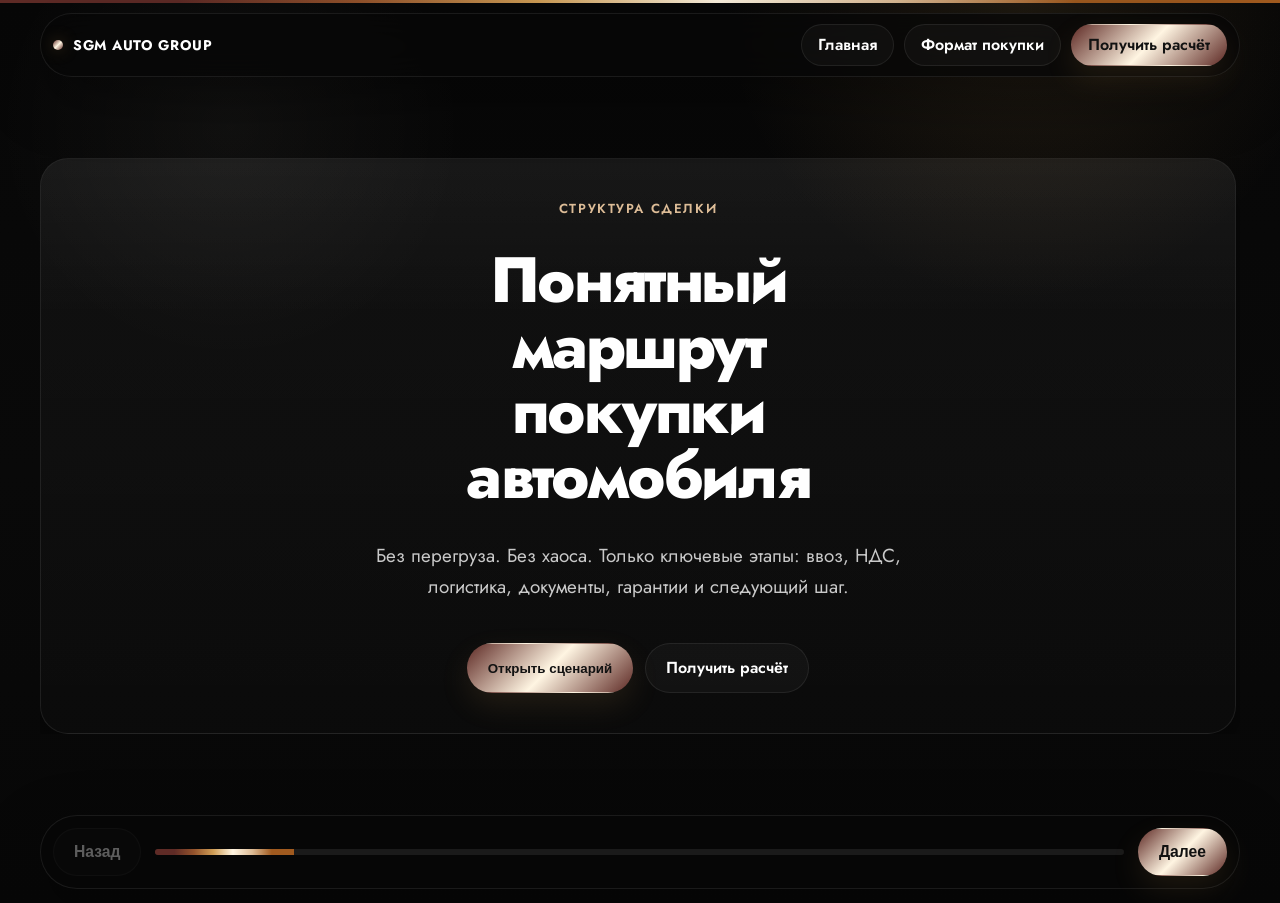
<file: deal-structure.html>
<!DOCTYPE html>
<html lang="ru">
<head>
  <meta charset="UTF-8" />
  <meta name="viewport" content="width=device-width, initial-scale=1.0" />
  <title>Структура сделки — SGM Auto Group</title>
  <meta name="description" content="Слайдовая ветка о структуре сделки: белый ввоз, НДС, логистика, путь к автомобилю, документы и гарантии." />

  <link rel="preconnect" href="https://fonts.googleapis.com">
  <link rel="preconnect" href="https://fonts.gstatic.com" crossorigin>
  <link href="https://fonts.googleapis.com/css2?family=Jost:wght@300;400;500;600;700;800&display=swap" rel="stylesheet">

  <link rel="stylesheet" href="assets/css/variables.css" />
  <link rel="stylesheet" href="assets/css/style.css" />

  <style>
    :root {
      --panel-soft: rgba(255,255,255,0.02);
      --panel-mid: rgba(255,255,255,0.035);
      --panel-strong: rgba(255,255,255,0.05);
      --line-strong: rgba(255,255,255,0.12);
      --danger: rgba(255,120,120,0.16);
      --danger-bg: rgba(255,80,80,0.03);
      --ok-bg: rgba(255,245,226,0.04);
      --ok-line: rgba(255,245,226,0.18);
    }

    body {
      overflow: hidden;
      background:
        radial-gradient(circle at 80% 0%, rgba(208,158,86,.12), transparent 22%),
        radial-gradient(circle at 18% 14%, rgba(255,245,226,.04), transparent 18%),
        linear-gradient(180deg, #070707 0%, #090909 52%, #070707 100%);
    }

    .deal-app {
      min-height: 100vh;
      display: grid;
      grid-template-rows: auto 1fr auto;
    }

    .deal-topbar {
      position: relative;
      z-index: 20;
      padding: 10px 14px 0;
    }

    .deal-topbar-inner {
      width: min(100%, var(--container));
      margin: 0 auto;
      display: flex;
      align-items: center;
      justify-content: space-between;
      gap: 12px;
      padding: 10px 12px;
      border: 1px solid var(--line);
      border-radius: 999px;
      background: rgba(7, 7, 7, 0.78);
      backdrop-filter: blur(16px);
      box-shadow: var(--shadow-soft);
    }

    .deal-brand {
      display: inline-flex;
      align-items: center;
      gap: 10px;
      font-weight: 700;
      font-size: 14px;
      letter-spacing: .05em;
      text-transform: uppercase;
      color: #fff;
      min-width: 0;
    }

    .deal-brand .dot {
      width: 10px;
      height: 10px;
      border-radius: 50%;
      background: var(--gradient-main);
      box-shadow: 0 0 16px rgba(208,158,86,.35);
      flex: 0 0 auto;
    }

    .deal-top-actions {
      display: flex;
      align-items: center;
      gap: 10px;
      flex-wrap: wrap;
    }

    .deal-header-btn {
      display: inline-flex;
      align-items: center;
      justify-content: center;
      min-height: 42px;
      padding: 0 16px;
      border-radius: 999px;
      border: 1px solid var(--line);
      background: rgba(255,255,255,0.03);
      color: var(--text);
      font-weight: 600;
      transition: .22s ease;
    }

    .deal-header-btn:hover,
    .deal-nav-btn:hover:not(:disabled),
    .deal-ghost-btn:hover,
    .deal-gold-btn:hover,
    .deal-link-card:hover {
      transform: translateY(-1px);
    }

    .deal-header-btn.gold,
    .deal-gold-btn {
      background: var(--gradient-main);
      color: #121212;
      border-color: transparent;
      box-shadow: var(--shadow-gold);
    }

    .deal-slider-wrap {
      position: relative;
      overflow: hidden;
      width: 100%;
      height: 100%;
    }

    .deal-slides {
      display: flex;
      width: 700%;
      height: 100%;
      transition: transform .45s cubic-bezier(.22,.61,.36,1);
    }

    .deal-slide {
      width: calc(100% / 7);
      height: 100%;
      padding: 14px;
      display: grid;
      align-items: center;
    }

    .deal-slide-inner {
      width: min(100%, var(--container));
      margin: 0 auto;
      max-height: calc(100vh - 170px);
      overflow: auto;
      padding-right: 4px;
    }

    .deal-card {
      position: relative;
      overflow: hidden;
      border: 1px solid var(--line);
      border-radius: var(--radius-xl);
      background: linear-gradient(180deg, rgba(255,255,255,0.04), rgba(255,255,255,0.015));
      box-shadow: var(--shadow-soft);
    }

    .deal-card::before {
      content: "";
      position: absolute;
      inset: 0;
      pointer-events: none;
      background: linear-gradient(180deg, rgba(255,255,255,.03), transparent 28%);
    }

    .deal-pad-xl { padding: 40px; }
    .deal-pad-lg { padding: 30px; }

    .deal-kicker {
      display: inline-flex;
      margin-bottom: 14px;
      color: var(--gold-soft);
      font-size: .82rem;
      font-weight: 600;
      letter-spacing: .12em;
      text-transform: uppercase;
    }

    .deal-title-xl,
    .deal-title-lg,
    .deal-title-md {
      margin: 0;
      line-height: 1.02;
      letter-spacing: -.04em;
    }

    .deal-title-xl {
      font-size: clamp(2.3rem, 5vw, 5.3rem);
      font-weight: 800;
      max-width: 9.5ch;
      margin-bottom: 16px;
    }

    .deal-title-lg {
      font-size: clamp(1.95rem, 4vw, 3.8rem);
      font-weight: 800;
      max-width: 12ch;
      margin-bottom: 14px;
    }

    .deal-title-md {
      font-size: clamp(1.35rem, 2.4vw, 2rem);
      font-weight: 700;
      margin-bottom: 10px;
    }

    .deal-lead,
    .deal-text {
      margin: 0;
      color: var(--text-soft);
      line-height: 1.64;
    }

    .deal-lead {
      font-size: clamp(1rem, 1.6vw, 1.18rem);
      max-width: 48ch;
    }

    .deal-text {
      font-size: 1rem;
    }

    .deal-center {
      display: grid;
      gap: 16px;
      justify-items: center;
      text-align: center;
    }

    .deal-actions {
      display: flex;
      flex-wrap: wrap;
      gap: 12px;
      margin-top: 24px;
    }

    .deal-gold-btn,
    .deal-ghost-btn {
      display: inline-flex;
      align-items: center;
      justify-content: center;
      min-height: 50px;
      padding: 0 20px;
      border-radius: 999px;
      font-weight: 600;
      transition: .22s ease;
      border: 1px solid transparent;
    }

    .deal-ghost-btn {
      background: rgba(255,255,255,0.03);
      border-color: var(--line);
      color: var(--text);
    }

    .deal-grid-2 {
      display: grid;
      grid-template-columns: 1fr 1fr;
      gap: 18px;
      align-items: start;
    }

    .deal-grid-3 {
      display: grid;
      grid-template-columns: repeat(3, minmax(0,1fr));
      gap: 16px;
    }

    .deal-mini-card {
      padding: 22px;
      border-radius: var(--radius-lg);
      border: 1px solid var(--line);
      background: var(--panel-soft);
    }

    .deal-mini-card h3 {
      margin: 0 0 10px;
      font-size: 1.08rem;
      font-weight: 700;
      line-height: 1.15;
    }

    .deal-mini-card p,
    .deal-mini-card li {
      color: var(--text-soft);
      font-size: .98rem;
      line-height: 1.58;
      margin: 0;
    }

    .deal-mini-card ul {
      margin: 0;
      padding-left: 18px;
      display: grid;
      gap: 8px;
    }

    .deal-compare {
      display: grid;
      gap: 14px;
    }

    .deal-compare-block {
      padding: 22px;
      border-radius: var(--radius-lg);
      border: 1px solid var(--line);
      background: var(--panel-soft);
    }

    .deal-compare-block.bad {
      border-color: var(--danger);
      background: var(--danger-bg);
    }

    .deal-compare-block.good {
      border-color: var(--ok-line);
      background: var(--ok-bg);
    }

    .deal-compare-block h3 {
      margin: 0 0 12px;
      font-size: 1.24rem;
      font-weight: 700;
    }

    .deal-compare-block ul {
      margin: 0;
      padding-left: 18px;
      display: grid;
      gap: 8px;
    }

    .deal-compare-block li {
      color: var(--text-soft);
      line-height: 1.55;
    }

    .deal-pills {
      display: flex;
      flex-wrap: wrap;
      gap: 10px;
      margin-top: 8px;
    }

    .deal-pill {
      display: inline-flex;
      align-items: center;
      justify-content: center;
      min-height: 40px;
      padding: 0 14px;
      border-radius: 999px;
      border: 1px solid rgba(255,245,226,.14);
      background: rgba(255,255,255,0.02);
      color: var(--gold-light);
      font-size: .92rem;
      font-weight: 600;
    }

    .deal-timeline {
      display: grid;
      gap: 20px;
      position: relative;
      padding-left: 24px;
    }

    .deal-timeline::before {
      content: "";
      position: absolute;
      left: 7px;
      top: 8px;
      bottom: 8px;
      width: 2px;
      background: linear-gradient(180deg, rgba(255,245,226,.7), rgba(255,245,226,.1));
    }

    .deal-step {
      position: relative;
      display: grid;
      gap: 8px;
    }

    .deal-step::before {
      content: "";
      position: absolute;
      left: -24px;
      top: 7px;
      width: 14px;
      height: 14px;
      border-radius: 50%;
      background: var(--gradient-main);
      box-shadow: 0 0 16px rgba(255,245,226,.18);
    }

    .deal-step h3 {
      margin: 0;
      font-size: 1.3rem;
      font-weight: 700;
    }

    .deal-step p {
      margin: 0;
      color: var(--text-soft);
      font-size: .98rem;
      line-height: 1.58;
    }

    .deal-link-card {
      display: flex;
      align-items: center;
      justify-content: space-between;
      gap: 14px;
      padding: 18px 20px;
      border-radius: var(--radius-lg);
      border: 1px solid var(--line);
      background: rgba(255,255,255,0.02);
      transition: .2s ease;
    }

    .deal-link-card strong {
      font-size: 1rem;
      font-weight: 600;
    }

    .deal-link-card span {
      color: var(--gold-light);
      font-size: .94rem;
    }

    .deal-nav {
      position: relative;
      z-index: 30;
      padding: 0 14px 14px;
    }

    .deal-nav-inner {
      width: min(100%, var(--container));
      margin: 0 auto;
      display: grid;
      grid-template-columns: auto 1fr auto;
      align-items: center;
      gap: 14px;
      padding: 12px;
      border: 1px solid var(--line);
      border-radius: 999px;
      background: rgba(7,7,7,.78);
      backdrop-filter: blur(16px);
      box-shadow: var(--shadow-soft);
    }

    .deal-nav-btn {
      display: inline-flex;
      align-items: center;
      justify-content: center;
      min-height: 48px;
      padding: 0 20px;
      border-radius: 999px;
      border: 1px solid var(--line);
      background: rgba(255,255,255,0.03);
      color: var(--text);
      font-size: .98rem;
      font-weight: 600;
      cursor: pointer;
      transition: .22s ease;
    }

    .deal-nav-btn.primary {
      background: var(--gradient-main);
      border-color: transparent;
      color: #111;
      box-shadow: var(--shadow-gold);
    }

    .deal-nav-btn:disabled {
      opacity: .35;
      cursor: not-allowed;
    }

    .deal-progress {
      height: 6px;
      border-radius: 999px;
      background: rgba(255,255,255,0.08);
      overflow: hidden;
    }

    .deal-progress-bar {
      width: 14.28%;
      height: 100%;
      background: var(--gradient-line);
      transition: width .35s ease;
    }

    .deal-modal-backdrop {
      position: fixed;
      inset: 0;
      z-index: 120;
      display: flex;
      align-items: center;
      justify-content: center;
      padding: 14px;
      background: rgba(0,0,0,.66);
      backdrop-filter: blur(7px);
      opacity: 0;
      visibility: hidden;
      transition: .22s ease;
    }

    .deal-modal-backdrop.show {
      opacity: 1;
      visibility: visible;
    }

    .deal-modal {
      width: min(760px, 100%);
      max-height: min(86vh, 900px);
      overflow: auto;
      border-radius: 28px;
      border: 1px solid var(--line);
      background: rgba(10,10,10,.95);
      box-shadow: var(--shadow-soft);
      transform: translateY(10px) scale(.985);
      transition: .22s ease;
    }

    .deal-modal-backdrop.show .deal-modal {
      transform: translateY(0) scale(1);
    }

    .deal-modal-head {
      padding: 18px 18px 0;
    }

    .deal-modal-body {
      padding: 16px 18px 22px;
    }

    .deal-modal-title {
      margin: 0;
      font-size: 1.7rem;
      font-weight: 800;
      line-height: 1.06;
    }

    .deal-modal-body p,
    .deal-modal-body li {
      color: var(--text-soft);
      line-height: 1.62;
      font-size: 1rem;
    }

    .deal-modal-body ul {
      margin: 12px 0 0;
      padding-left: 18px;
      display: grid;
      gap: 8px;
    }

    .deal-modal-close {
      width: 42px;
      height: 42px;
      border-radius: 999px;
      border: 1px solid var(--line);
      background: rgba(255,255,255,0.03);
      color: var(--text);
      cursor: pointer;
    }

    @media (max-width: 980px) {
      .deal-grid-2,
      .deal-grid-3 {
        grid-template-columns: 1fr;
      }

      .deal-title-xl,
      .deal-title-lg {
        max-width: 100%;
      }
    }

    @media (max-width: 680px) {
      .deal-topbar,
      .deal-nav,
      .deal-slide {
        padding-left: 10px;
        padding-right: 10px;
      }

      .deal-topbar-inner,
      .deal-nav-inner {
        width: 100%;
      }

      .deal-brand {
        font-size: 12px;
      }

      .deal-top-actions {
        display: none;
      }

      .deal-pad-xl { padding: 24px; }
      .deal-pad-lg { padding: 22px; }

      .deal-nav-btn {
        min-height: 44px;
        padding: 0 14px;
        font-size: .9rem;
      }

      .deal-slide-inner {
        max-height: calc(100vh - 156px);
      }

      .deal-actions {
        flex-direction: column;
      }

      .deal-gold-btn,
      .deal-ghost-btn {
        width: 100%;
      }
    }
  </style>
</head>
<body>
  <div class="top-gradient-line"></div>

  <div class="deal-app">
    <header class="deal-topbar">
      <div class="deal-topbar-inner">
        <a href="index.html" class="deal-brand">
          <span class="dot"></span>
          <span>SGM Auto Group</span>
        </a>

        <div class="deal-top-actions">
          <a class="deal-header-btn" href="index.html">Главная</a>
          <a class="deal-header-btn" href="buy-format.html">Формат покупки</a>
          <a class="deal-header-btn gold" href="contact.html">Получить расчёт</a>
        </div>
      </div>
    </header>

    <div class="deal-slider-wrap">
      <div class="deal-slides" id="dealSlides">

        <!-- Слайд 1 -->
        <section class="deal-slide">
          <div class="deal-slide-inner">
            <div class="deal-card deal-pad-xl">
              <div class="deal-center">
                <div class="deal-kicker">Структура сделки</div>
                <h1 class="deal-title-xl">Понятный маршрут покупки автомобиля</h1>
                <p class="deal-lead">
                  Без перегруза. Без хаоса.  
                  Только ключевые этапы: ввоз, НДС, логистика, документы, гарантии и следующий шаг.
                </p>

                <div class="deal-actions">
                  <button class="deal-gold-btn" type="button" data-jump="1">Открыть сценарий</button>
                  <a class="deal-ghost-btn" href="contact.html">Получить расчёт</a>
                </div>
              </div>
            </div>
          </div>
        </section>

        <!-- Слайд 2 -->
        <section class="deal-slide">
          <div class="deal-slide-inner">
            <div class="deal-card deal-pad-lg">
              <div class="deal-kicker">Как ввозят автомобили</div>
              <div class="deal-compare">
                <div class="deal-compare-block bad">
                  <h3>«СЕРЫЙ» ВВОЗ</h3>
                  <ul>
                    <li>Оформление на физлицо</li>
                    <li>Пошлина 48% на конечного клиента</li>
                    <li>Заниженный инвойс</li>
                  </ul>
                </div>

                <div class="deal-compare-block good">
                  <h3>БЕЛЫЙ ВВОЗ СГМ</h3>
                  <ul>
                    <li>Наше юридическое лицо</li>
                    <li>Коммерческая пошлина 10–15%</li>
                    <li>100% белая декларация</li>
                  </ul>
                </div>
              </div>

              <div class="deal-actions">
                <button class="deal-ghost-btn" type="button" data-modal="gray-white">Подробнее</button>
                <a class="deal-ghost-btn" href="risks-faq.html">Вопросы</a>
              </div>
            </div>
          </div>
        </section>

        <!-- Слайд 3 -->
        <section class="deal-slide">
          <div class="deal-slide-inner">
            <div class="deal-card deal-pad-lg">
              <div class="deal-kicker">НДС и финансовая прозрачность</div>
              <h2 class="deal-title-lg">Полная финансовая прозрачность</h2>
              <p class="deal-lead">
                Все автомобили проходят таможню РФ напрямую на юридическое лицо с уплатой 20% НДС.
              </p>

              <div class="deal-pills">
                <span class="deal-pill">Альфа-Лизинг</span>
                <span class="deal-pill">ВТБ</span>
                <span class="deal-pill">Газпром</span>
                <span class="deal-pill">Каркаде</span>
                <span class="deal-pill">Ресо</span>
              </div>

              <div class="deal-actions">
                <button class="deal-ghost-btn" type="button" data-modal="nds">Подробнее</button>
                <a class="deal-ghost-btn" href="buy-format.html">Формат покупки</a>
              </div>
            </div>
          </div>
        </section>

        <!-- Слайд 4 -->
        <section class="deal-slide">
          <div class="deal-slide-inner">
            <div class="deal-card deal-pad-lg">
              <div class="deal-kicker">Безопасность в каждом километре</div>
              <div class="deal-grid-2">
                <div class="deal-mini-card">
                  <h3>Маршрут</h3>
                  <p>Альтернативные безопасные маршруты доставки из ОАЭ и Европы.</p>
                </div>

                <div class="deal-mini-card">
                  <h3>Защита</h3>
                  <p>Перевозка строго в закрытых фурах и полная защита от климатических и дорожных рисков.</p>
                </div>
              </div>

              <div class="deal-actions">
                <button class="deal-ghost-btn" type="button" data-modal="logistics">Подробнее</button>
              </div>
            </div>
          </div>
        </section>

        <!-- Слайд 5 -->
        <section class="deal-slide">
          <div class="deal-slide-inner">
            <div class="deal-card deal-pad-lg">
              <div class="deal-kicker">Ваш путь к автомобилю</div>
              <div class="deal-timeline">
                <div class="deal-step">
                  <h3>1. Бронь</h3>
                  <p>Фиксация цены в рублях по договору. Первичный депозит.</p>
                </div>

                <div class="deal-step">
                  <h3>2. Выкуп</h3>
                  <p>Фото- и видеоотчет с завода или порта. Отправка автомобиля.</p>
                </div>

                <div class="deal-step">
                  <h3>3. Выдача</h3>
                  <p>Доставка (~60 дней), таможенная очистка, финальный платеж и передача ключей.</p>
                </div>
              </div>

              <div class="deal-actions">
                <button class="deal-ghost-btn" type="button" data-modal="path">Подробнее</button>
              </div>
            </div>
          </div>
        </section>

        <!-- Слайд 6 -->
        <section class="deal-slide">
          <div class="deal-slide-inner">
            <div class="deal-grid-2">
              <div class="deal-card deal-pad-lg">
                <div class="deal-kicker">Документы</div>
                <div class="deal-mini-card" style="background: transparent; border: 0; padding: 0;">
                  <ul>
                    <li>Грузовая таможенная декларация (ГТД)</li>
                    <li>Таможенный приходный ордер (ТПО)</li>
                    <li>Заключение НАМИ</li>
                    <li>Действующий ЭПТС</li>
                  </ul>
                </div>
                <div class="deal-actions">
                  <button class="deal-ghost-btn" type="button" data-modal="docs">Подробнее</button>
                </div>
              </div>

              <div class="deal-card deal-pad-lg">
                <div class="deal-kicker">Финансовые гарантии</div>
                <div class="deal-mini-card" style="background: transparent; border: 0; padding: 0;">
                  <p>
                    Цена фиксируется в рублях в момент внесения депозита.
                    Заявленная цена — финальная.
                  </p>
                </div>
                <div class="deal-actions">
                  <button class="deal-ghost-btn" type="button" data-modal="guarantees">Подробнее</button>
                </div>
              </div>
            </div>
          </div>
        </section>

        <!-- Слайд 7 -->
        <section class="deal-slide">
          <div class="deal-slide-inner">
            <div class="deal-card deal-pad-xl">
              <div class="deal-center">
                <div class="deal-kicker">Следующий шаг</div>
                <h2 class="deal-title-lg">Ваш автомобиль уже в пути</h2>
                <p class="deal-lead">
                  Запросите индивидуальное коммерческое предложение
                  и получите рабочий сценарий сделки под свою задачу.
                </p>

                <div class="deal-grid-3" style="width:100%; margin-top: 8px;">
                  <a class="deal-link-card" href="buy-format.html">
                    <strong>Формат покупки</strong>
                    <span>Открыть</span>
                  </a>

                  <a class="deal-link-card" href="risks-faq.html">
                    <strong>Частые вопросы</strong>
                    <span>Открыть</span>
                  </a>

                  <a class="deal-link-card" href="contact.html">
                    <strong>Связаться</strong>
                    <span>Открыть</span>
                  </a>
                </div>

                <div class="deal-actions">
                  <a class="deal-gold-btn" href="contact.html">Получить расчёт</a>
                  <a class="deal-ghost-btn" href="index.html">На главную</a>
                </div>
              </div>
            </div>
          </div>
        </section>

      </div>
    </div>

    <footer class="deal-nav">
      <div class="deal-nav-inner">
        <button class="deal-nav-btn" id="dealPrevBtn">Назад</button>
        <div class="deal-progress"><div class="deal-progress-bar" id="dealProgressBar"></div></div>
        <button class="deal-nav-btn primary" id="dealNextBtn">Далее</button>
      </div>
    </footer>
  </div>

  <div class="deal-modal-backdrop" id="dealModalBackdrop" aria-hidden="true">
    <div class="deal-modal" role="dialog" aria-modal="true">
      <div class="deal-modal-head">
        <div style="display:flex; align-items:center; justify-content:space-between; gap:12px;">
          <h3 class="deal-modal-title" id="dealModalTitle">Заголовок</h3>
          <button class="deal-modal-close" id="dealModalClose" aria-label="Закрыть окно">✕</button>
        </div>
      </div>
      <div class="deal-modal-body" id="dealModalContent"></div>
    </div>
  </div>

  <script>
    const dealSlides = document.getElementById('dealSlides');
    const dealPrevBtn = document.getElementById('dealPrevBtn');
    const dealNextBtn = document.getElementById('dealNextBtn');
    const dealProgressBar = document.getElementById('dealProgressBar');

    const totalDealSlides = 7;
    let dealCurrent = 0;

    function updateDealSlider() {
      dealSlides.style.transform = `translateX(-${dealCurrent * (100 / totalDealSlides)}%)`;
      dealProgressBar.style.width = `${((dealCurrent + 1) / totalDealSlides) * 100}%`;

      dealPrevBtn.disabled = dealCurrent === 0;
      dealNextBtn.textContent = dealCurrent === totalDealSlides - 1 ? 'К контакту' : 'Далее';
    }

    dealPrevBtn.addEventListener('click', () => {
      if (dealCurrent > 0) {
        dealCurrent--;
        updateDealSlider();
      }
    });

    dealNextBtn.addEventListener('click', () => {
      if (dealCurrent < totalDealSlides - 1) {
        dealCurrent++;
        updateDealSlider();
      } else {
        window.location.href = 'contact.html';
      }
    });

    document.querySelectorAll('[data-jump]').forEach(btn => {
      btn.addEventListener('click', () => {
        dealCurrent = Number(btn.dataset.jump);
        updateDealSlider();
      });
    });

    document.addEventListener('keydown', (e) => {
      if (e.key === 'ArrowRight' && dealCurrent < totalDealSlides - 1) {
        dealCurrent++;
        updateDealSlider();
      }
      if (e.key === 'ArrowLeft' && dealCurrent > 0) {
        dealCurrent--;
        updateDealSlider();
      }
    });

    const modalData = {
      "gray-white": {
        title: "Белый и серый ввоз",
        html: `
          <p>Серые схемы обычно выглядят дешевле на старте, но именно там чаще возникает риск доначислений, штрафов и проблем с ЭПТС.</p>
          <ul>
            <li>оформление на физлицо вместо прозрачного коммерческого контура;</li>
            <li>заниженный инвойс и слабая юридическая конструкция;</li>
            <li>риск скрытых финансовых последствий после покупки.</li>
          </ul>
          <p>Белый ввоз строится на понятной юридической модели, коммерческой пошлине и официальной декларации.</p>
        `
      },
      "nds": {
        title: "НДС и прозрачность",
        html: `
          <p>Автомобили проходят таможню РФ напрямую на юридическое лицо с уплатой 20% НДС.</p>
          <ul>
            <li>это даёт прозрачность финансового контура;</li>
            <li>подходит для корпоративной покупки и лизинга;</li>
            <li>позволяет выстраивать сделку как нормальный бизнес-процесс.</li>
          </ul>
        `
      },
      "logistics": {
        title: "Логистика и безопасность",
        html: `
          <p>Смысл не просто в доставке автомобиля, а в безопасном и объяснимом маршруте.</p>
          <ul>
            <li>закрытые фуры;</li>
            <li>защита от климатических и дорожных рисков;</li>
            <li>контроль статуса на всём пути до клиента.</li>
          </ul>
        `
      },
      "path": {
        title: "Путь к автомобилю",
        html: `
          <p>Маршрут построен так, чтобы клиент понимал, за что платит и что происходит дальше.</p>
          <ul>
            <li>бронь — фиксация цены и старт сделки;</li>
            <li>выкуп — фото- и видеоотчёт, отправка автомобиля;</li>
            <li>выдача — доставка, таможня, финальный платёж и передача.</li>
          </ul>
        `
      },
      "docs": {
        title: "Документы",
        html: `
          <p>На выходе клиент получает не только автомобиль, но и полноценный комплект документов для учёта и использования.</p>
          <ul>
            <li>ГТД;</li>
            <li>ТПО;</li>
            <li>заключение НАМИ;</li>
            <li>действующий ЭПТС.</li>
          </ul>
        `
      },
      "guarantees": {
        title: "Финансовые гарантии",
        html: `
          <p>Цена фиксируется в рублях в момент внесения депозита. Это снижает риск курсовых скачков и убирает хаос из сделки.</p>
          <ul>
            <li>заявленная цена воспринимается как финальная;</li>
            <li>без скрытых платежей и внезапных доначислений;</li>
            <li>клиенту проще принимать решение, когда он понимает весь контур заранее.</li>
          </ul>
        `
      }
    };

    const dealModalBackdrop = document.getElementById('dealModalBackdrop');
    const dealModalTitle = document.getElementById('dealModalTitle');
    const dealModalContent = document.getElementById('dealModalContent');
    const dealModalClose = document.getElementById('dealModalClose');

    function openDealModal(title, html) {
      dealModalTitle.textContent = title;
      dealModalContent.innerHTML = html;
      dealModalBackdrop.classList.add('show');
      dealModalBackdrop.setAttribute('aria-hidden', 'false');
      document.body.style.overflow = 'hidden';
    }

    function closeDealModal() {
      dealModalBackdrop.classList.remove('show');
      dealModalBackdrop.setAttribute('aria-hidden', 'true');
      document.body.style.overflow = 'hidden';
    }

    document.querySelectorAll('[data-modal]').forEach(btn => {
      btn.addEventListener('click', () => {
        const key = btn.dataset.modal;
        const data = modalData[key];
        if (data) openDealModal(data.title, data.html);
      });
    });

    dealModalClose.addEventListener('click', closeDealModal);
    dealModalBackdrop.addEventListener('click', (e) => {
      if (e.target === dealModalBackdrop) closeDealModal();
    });

    updateDealSlider();
  </script>
</body>
</html>
</file>
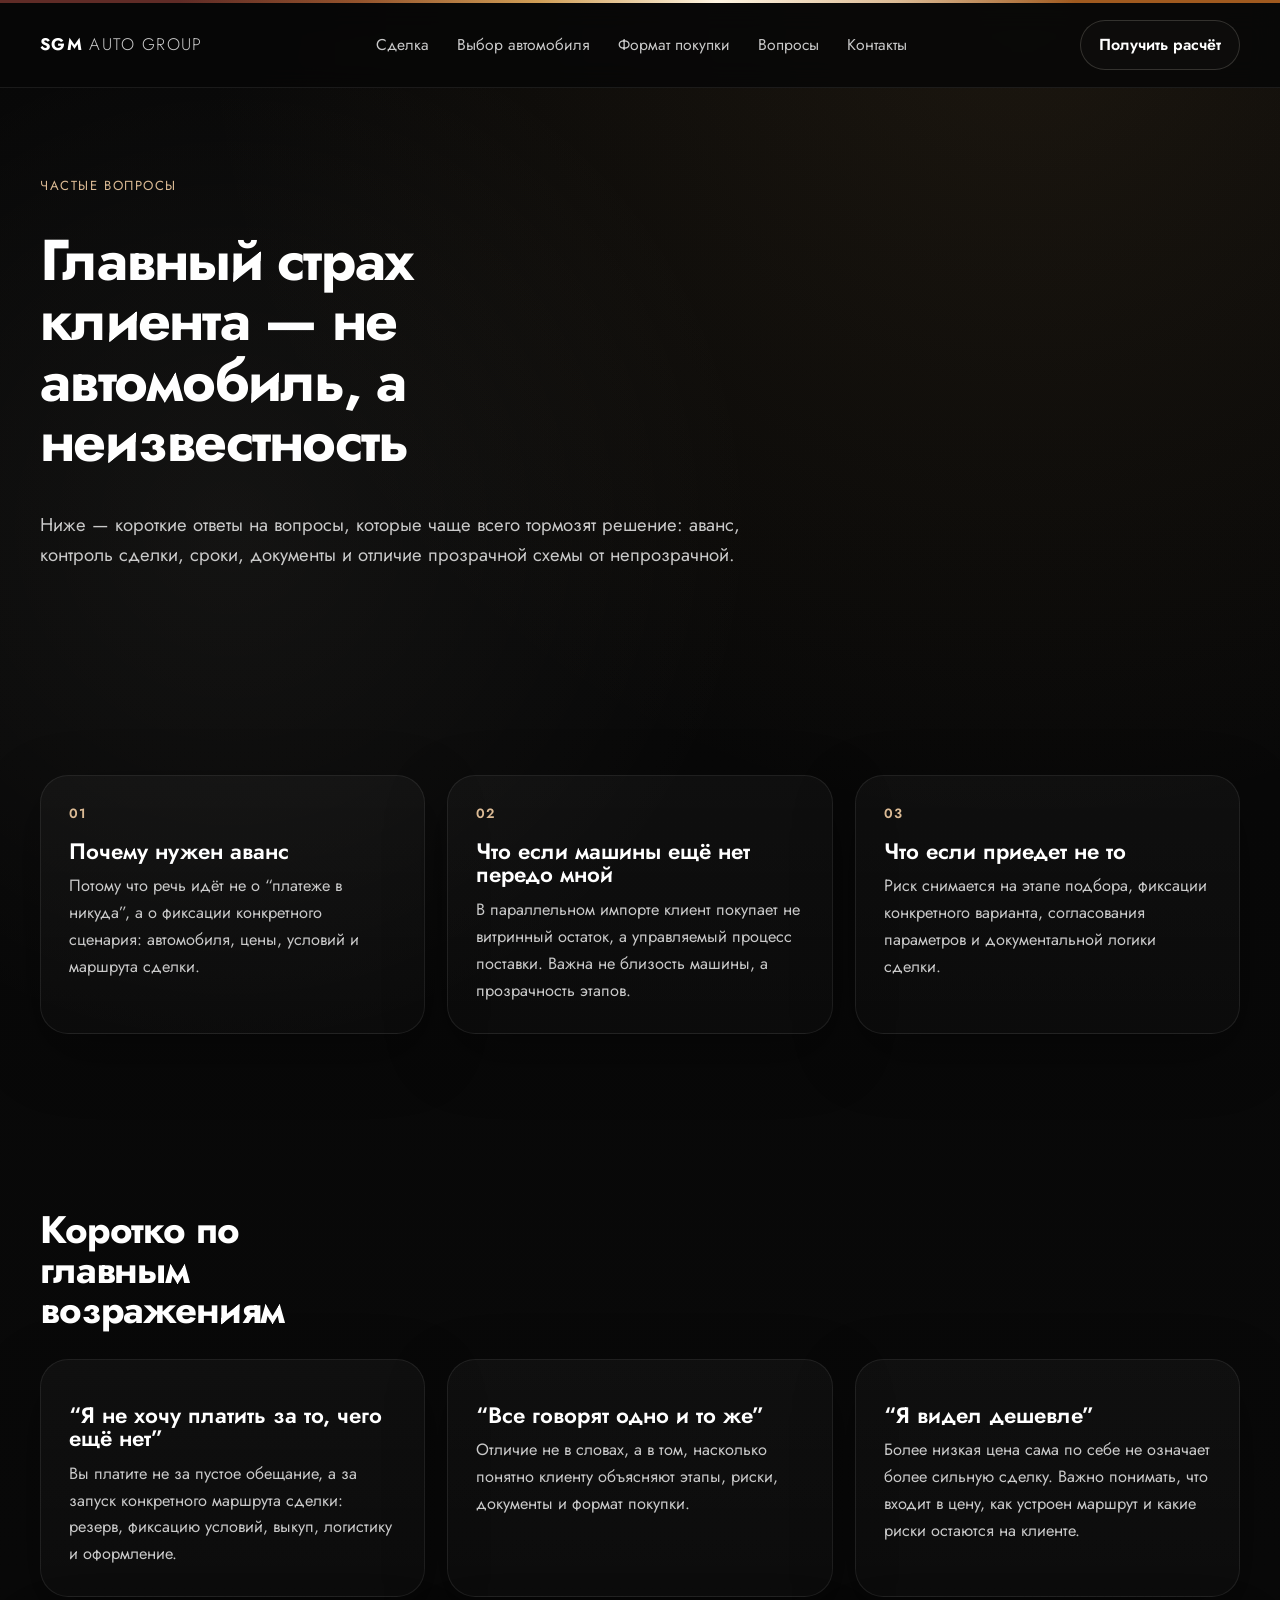
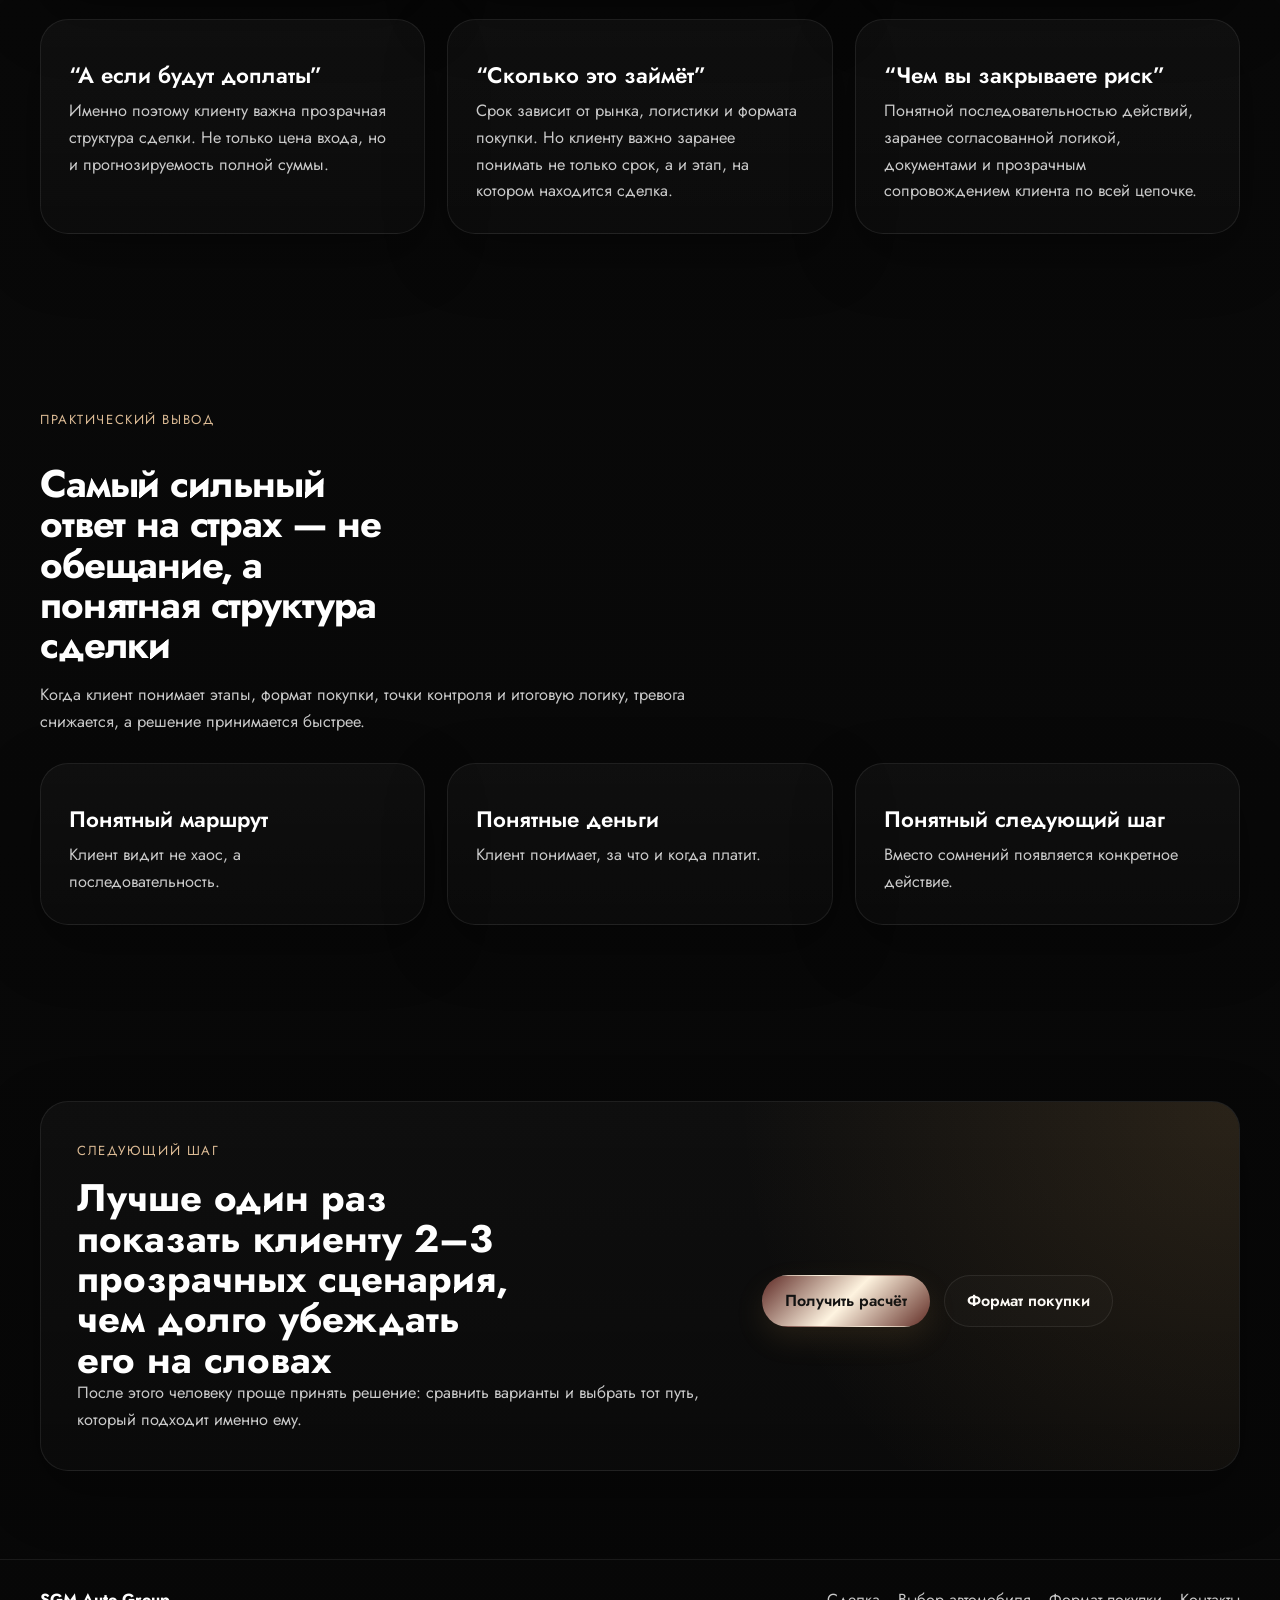
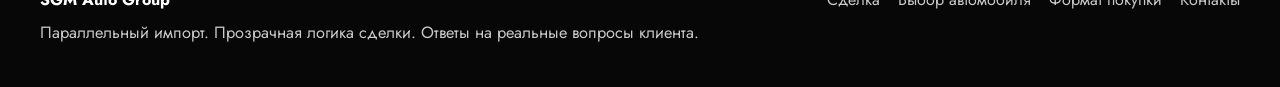
<file: risks-faq.html>
<!DOCTYPE html>
<html lang="ru">
<head>
  <meta charset="UTF-8" />
  <meta name="viewport" content="width=device-width, initial-scale=1.0" />
  <title>Частые вопросы — SGM Auto Group</title>
  <meta name="description" content="Ответы на частые вопросы по параллельному импорту автомобилей: аванс, контроль сделки, логистика, документы и риски." />

  <link rel="preconnect" href="https://fonts.googleapis.com">
  <link rel="preconnect" href="https://fonts.gstatic.com" crossorigin>
  <link href="https://fonts.googleapis.com/css2?family=Jost:wght@300;400;600;700&display=swap" rel="stylesheet">

  <link rel="stylesheet" href="assets/css/variables.css" />
  <link rel="stylesheet" href="assets/css/style.css" />
</head>

<body>
  <div class="top-gradient-line"></div>

  <header class="site-header">
    <div class="container header-inner">
      <a href="index.html" class="logo">SGM <span>Auto Group</span></a>

      <nav class="main-nav">
        <a href="deal-structure.html">Сделка</a>
        <a href="car-selection.html">Выбор автомобиля</a>
        <a href="buy-format.html">Формат покупки</a>
        <a href="risks-faq.html">Вопросы</a>
        <a href="contact.html">Контакты</a>
      </nav>

      <a class="header-cta" href="contact.html">Получить расчёт</a>
    </div>
  </header>

  <main>

    <section class="section">
      <div class="container">
        <div class="section-head">
          <div class="eyebrow">Частые вопросы</div>
          <h1>Главный страх клиента — не автомобиль, а неизвестность</h1>
          <p class="lead">
            Ниже — короткие ответы на вопросы, которые чаще всего тормозят решение:
            аванс, контроль сделки, сроки, документы и отличие прозрачной схемы от непрозрачной.
          </p>
        </div>
      </div>
    </section>

    <section class="section">
      <div class="container">
        <div class="card-grid three-up">

          <article class="card info-card">
            <div class="card-step">01</div>
            <h3>Почему нужен аванс</h3>
            <p>
              Потому что речь идёт не о “платеже в никуда”, а о фиксации конкретного сценария:
              автомобиля, цены, условий и маршрута сделки.
            </p>
          </article>

          <article class="card info-card">
            <div class="card-step">02</div>
            <h3>Что если машины ещё нет передо мной</h3>
            <p>
              В параллельном импорте клиент покупает не витринный остаток,
              а управляемый процесс поставки. Важна не близость машины, а прозрачность этапов.
            </p>
          </article>

          <article class="card info-card">
            <div class="card-step">03</div>
            <h3>Что если приедет не то</h3>
            <p>
              Риск снимается на этапе подбора, фиксации конкретного варианта,
              согласования параметров и документальной логики сделки.
            </p>
          </article>

        </div>
      </div>
    </section>

    <section class="section">
      <div class="container">
        <div class="section-head">
          <h2>Коротко по главным возражениям</h2>
        </div>

        <div class="card-grid three-up">

          <article class="card info-card">
            <h3>“Я не хочу платить за то, чего ещё нет”</h3>
            <p>
              Вы платите не за пустое обещание, а за запуск конкретного маршрута сделки:
              резерв, фиксацию условий, выкуп, логистику и оформление.
            </p>
          </article>

          <article class="card info-card">
            <h3>“Все говорят одно и то же”</h3>
            <p>
              Отличие не в словах, а в том,
              насколько понятно клиенту объясняют этапы, риски, документы и формат покупки.
            </p>
          </article>

          <article class="card info-card">
            <h3>“Я видел дешевле”</h3>
            <p>
              Более низкая цена сама по себе не означает более сильную сделку.
              Важно понимать, что входит в цену, как устроен маршрут и какие риски остаются на клиенте.
            </p>
          </article>

          <article class="card info-card">
            <h3>“А если будут доплаты”</h3>
            <p>
              Именно поэтому клиенту важна прозрачная структура сделки.
              Не только цена входа, но и прогнозируемость полной суммы.
            </p>
          </article>

          <article class="card info-card">
            <h3>“Сколько это займёт”</h3>
            <p>
              Срок зависит от рынка, логистики и формата покупки.
              Но клиенту важно заранее понимать не только срок, а и этап, на котором находится сделка.
            </p>
          </article>

          <article class="card info-card">
            <h3>“Чем вы закрываете риск”</h3>
            <p>
              Понятной последовательностью действий, заранее согласованной логикой,
              документами и прозрачным сопровождением клиента по всей цепочке.
            </p>
          </article>

        </div>
      </div>
    </section>

    <section class="section">
      <div class="container">
        <div class="section-head">
          <div class="eyebrow">Практический вывод</div>
          <h2>Самый сильный ответ на страх — не обещание, а понятная структура сделки</h2>
          <p>
            Когда клиент понимает этапы, формат покупки, точки контроля и итоговую логику,
            тревога снижается, а решение принимается быстрее.
          </p>
        </div>

        <div class="card-grid three-up">

          <article class="card info-card">
            <h3>Понятный маршрут</h3>
            <p>Клиент видит не хаос, а последовательность.</p>
          </article>

          <article class="card info-card">
            <h3>Понятные деньги</h3>
            <p>Клиент понимает, за что и когда платит.</p>
          </article>

          <article class="card info-card">
            <h3>Понятный следующий шаг</h3>
            <p>Вместо сомнений появляется конкретное действие.</p>
          </article>

        </div>
      </div>
    </section>

    <section class="section">
      <div class="container">
        <div class="card cta-block cta-premium">
          <div>
            <div class="eyebrow">Следующий шаг</div>
            <h2>Лучше один раз показать клиенту 2–3 прозрачных сценария, чем долго убеждать его на словах</h2>
            <p>
              После этого человеку проще принять решение:
              сравнить варианты и выбрать тот путь, который подходит именно ему.
            </p>
          </div>

          <div class="cta-actions">
            <a class="btn btn-gold" href="contact.html">Получить расчёт</a>
            <a class="btn btn-dark" href="buy-format.html">Формат покупки</a>
          </div>
        </div>
      </div>
    </section>

  </main>

  <footer class="site-footer">
    <div class="container footer-inner">
      <div>
        <div class="footer-brand">SGM Auto Group</div>
        <p>Параллельный импорт. Прозрачная логика сделки. Ответы на реальные вопросы клиента.</p>
      </div>
      <div class="footer-links">
        <a href="deal-structure.html">Сделка</a>
        <a href="car-selection.html">Выбор автомобиля</a>
        <a href="buy-format.html">Формат покупки</a>
        <a href="contact.html">Контакты</a>
      </div>
    </div>
  </footer>

  <script src="assets/js/app.js"></script>
</body>
</html>
</file>
<file: assets/css/variables.css>
:root {
  --bg: #070707;
  --surface: #111111;
  --surface-soft: #141414;
  --text: #ffffff;
  --text-soft: #c9c9c9;
  --text-muted: #9f9f9f;
  --line: rgba(255, 255, 255, 0.08);

  --gold-dark: #5f2b26;
  --gold-bronze: #94532c;
  --gold-main: #d09e56;
  --gold-light: #fff5e2;
  --gold-soft: #dcbb95;
  --gold-deep: #a05a1f;

  --gradient-main: linear-gradient(135deg, #5f2b26 0%, #fff5e2 50%, #5f2b26 100%);
  --gradient-line: linear-gradient(
    90deg,
    #5f2b26 0%,
    #5f2b26 14%,
    #94532c 28%,
    #d09e56 42%,
    #fff5e2 56%,
    #dcbb95 70%,
    #a05a1f 84%,
    #a05a1f 100%
  );

  --radius-xl: 28px;
  --radius-lg: 22px;
  --radius-md: 16px;
  --radius-sm: 12px;

  --shadow-soft: 0 20px 60px rgba(0, 0, 0, 0.35);
  --shadow-gold: 0 12px 30px rgba(208, 158, 86, 0.12);

  --container: 1200px;
}
</file>
<file: assets/css/style.css>
* {
  box-sizing: border-box;
}

html {
  scroll-behavior: smooth;
}

body {
  margin: 0;
  font-family: 'Jost', sans-serif;
  background:
    radial-gradient(circle at 80% 0%, rgba(208,158,86,.10), transparent 24%),
    radial-gradient(circle at 18% 16%, rgba(255,245,226,.05), transparent 18%),
    linear-gradient(180deg, #070707 0%, #090909 48%, #070707 100%);
  color: var(--text);
  line-height: 1.5;
  -webkit-font-smoothing: antialiased;
  text-rendering: optimizeLegibility;
}

a {
  color: inherit;
  text-decoration: none;
}

img {
  display: block;
  max-width: 100%;
}

.container {
  width: min(100% - 32px, var(--container));
  margin-inline: auto;
}

.section {
  padding: 88px 0;
}

.top-gradient-line {
  height: 3px;
  background: var(--gradient-line);
}

.site-header {
  position: sticky;
  top: 0;
  z-index: 20;
  background: rgba(7, 7, 7, 0.82);
  backdrop-filter: blur(14px);
  border-bottom: 1px solid var(--line);
}

.header-inner {
  display: flex;
  align-items: center;
  justify-content: space-between;
  gap: 20px;
  min-height: 84px;
}

.logo {
  font-size: 1.05rem;
  font-weight: 700;
  letter-spacing: 0.08em;
  text-transform: uppercase;
}

.logo span {
  color: var(--text-soft);
  font-weight: 300;
}

.main-nav {
  display: flex;
  align-items: center;
  gap: 28px;
}

.main-nav a {
  color: var(--text-soft);
  font-size: 0.98rem;
}

.main-nav a:hover,
.text-link:hover {
  color: var(--gold-light);
}

.header-cta {
  border: 1px solid rgba(255, 245, 226, 0.16);
  border-radius: 999px;
  padding: 12px 18px;
  font-weight: 600;
  background: rgba(255, 255, 255, 0.02);
}

.hero {
  padding-top: 64px;
}

.hero-grid {
  display: grid;
  grid-template-columns: 1.15fr 0.85fr;
  gap: 32px;
  align-items: center;
}

.eyebrow {
  display: inline-flex;
  margin-bottom: 18px;
  font-size: 0.82rem;
  letter-spacing: 0.12em;
  text-transform: uppercase;
  color: var(--gold-soft);
}

h1,
h2,
h3,
h4 {
  margin: 0;
  line-height: 1.05;
}

h1 {
  font-size: clamp(2.4rem, 4.5vw, 5.3rem);
  font-weight: 700;
  max-width: 10ch;
}

h2 {
  font-size: clamp(2rem, 3vw, 3.4rem);
  font-weight: 700;
  max-width: 14ch;
}

h3 {
  font-size: 1.4rem;
  font-weight: 600;
}

p {
  margin: 0;
  color: var(--text-soft);
  font-size: 1.02rem;
}

.lead {
  font-size: 1.16rem;
  max-width: 62ch;
  margin-top: 22px;
}

.hero-actions,
.cta-actions {
  display: flex;
  flex-wrap: wrap;
  gap: 14px;
  margin-top: 30px;
}

.btn {
  display: inline-flex;
  align-items: center;
  justify-content: center;
  min-height: 52px;
  padding: 0 22px;
  border-radius: 999px;
  font-weight: 600;
  border: 1px solid transparent;
  transition: transform 0.2s ease, border-color 0.2s ease, background 0.2s ease;
}

.btn:hover {
  transform: translateY(-1px);
}

.btn-gold {
  color: #111111;
  background: var(--gradient-main);
  box-shadow: var(--shadow-gold);
}

.btn-dark {
  color: var(--text);
  background: rgba(255, 255, 255, 0.02);
  border-color: rgba(255, 255, 255, 0.08);
}

.card {
  background: linear-gradient(180deg, rgba(255,255,255,0.03) 0%, rgba(255,255,255,0.015) 100%);
  border: 1px solid var(--line);
  border-radius: var(--radius-xl);
  box-shadow: var(--shadow-soft);
}

.glass-card {
  backdrop-filter: blur(12px);
}

.hero-panel {
  padding: 28px;
}

.panel-label,
.card-step {
  color: var(--gold-soft);
  font-weight: 600;
  letter-spacing: 0.08em;
  text-transform: uppercase;
  font-size: 0.84rem;
}

.panel-list {
  display: grid;
  gap: 14px;
  margin-top: 18px;
}

.panel-item {
  display: grid;
  grid-template-columns: 52px 1fr;
  gap: 16px;
  align-items: start;
  padding: 18px;
  border: 1px solid rgba(255,255,255,0.06);
  border-radius: var(--radius-lg);
  background: rgba(255,255,255,0.02);
}

.panel-item p {
  margin-top: 6px;
  font-size: 0.98rem;
}

.panel-number {
  display: inline-flex;
  align-items: center;
  justify-content: center;
  width: 52px;
  height: 52px;
  border-radius: 50%;
  background: rgba(255,245,226,0.04);
  color: var(--gold-light);
  font-weight: 700;
}

.section-head {
  display: grid;
  gap: 16px;
  margin-bottom: 28px;
}

.section-head p {
  max-width: 68ch;
}

.card-grid {
  display: grid;
  gap: 22px;
}

.three-up {
  grid-template-columns: repeat(3, minmax(0, 1fr));
}

.info-card {
  padding: 28px;
}

.info-card h3 {
  margin-top: 16px;
  margin-bottom: 10px;
}

.text-link {
  display: inline-flex;
  margin-top: 18px;
  color: var(--gold-light);
  font-weight: 600;
}

.cta-block {
  display: grid;
  grid-template-columns: 1.2fr 0.8fr;
  gap: 24px;
  align-items: center;
  padding: 36px;
}

.cta-premium {
  position: relative;
  overflow: hidden;
}

.cta-premium::before {
  content: '';
  position: absolute;
  inset: 0;
  background: radial-gradient(circle at top right, rgba(208, 158, 86, 0.14), transparent 40%);
  pointer-events: none;
}

.site-footer {
  border-top: 1px solid var(--line);
  padding: 28px 0 40px;
}

.footer-inner {
  display: flex;
  justify-content: space-between;
  gap: 24px;
  align-items: flex-start;
}

.footer-brand {
  font-weight: 700;
  font-size: 1rem;
  margin-bottom: 8px;
}

.footer-links {
  display: flex;
  flex-wrap: wrap;
  gap: 18px;
  color: var(--text-soft);
}

@media (max-width: 1080px) {
  .hero-grid,
  .cta-block,
  .three-up {
    grid-template-columns: 1fr;
  }

  h1 {
    max-width: 12ch;
  }

  h2 {
    max-width: 16ch;
  }
}

@media (max-width: 820px) {
  .main-nav {
    display: none;
  }

  .header-inner {
    min-height: 76px;
  }

  .section {
    padding: 72px 0;
  }

  .hero {
    padding-top: 36px;
  }
}

@media (max-width: 560px) {
  .container {
    width: min(100% - 20px, var(--container));
  }

  .hero-panel,
  .info-card,
  .cta-block {
    padding: 22px;
  }

  .panel-item {
    grid-template-columns: 44px 1fr;
    padding: 16px;
  }

  .panel-number {
    width: 44px;
    height: 44px;
    font-size: 0.95rem;
  }

  .btn,
  .header-cta {
    width: 100%;
  }

  .hero-actions,
  .cta-actions {
    flex-direction: column;
  }

  .footer-inner {
    flex-direction: column;
  }
}
.section-head h1,
.section-head h2 {
  letter-spacing: -0.03em;
}

.info-card p,
.panel-item p,
.cta-block p,
.footer-inner p,
.section-head p {
  line-height: 1.65;
}

.info-card,
.panel-item,
.hero-panel,
.cta-block {
  transition: transform 0.22s ease, border-color 0.22s ease, background 0.22s ease;
}

.info-card:hover,
.panel-item:hover,
.hero-panel:hover {
  transform: translateY(-2px);
  border-color: rgba(255, 245, 226, 0.14);
}

.card {
  background:
    linear-gradient(180deg, rgba(255,255,255,0.032) 0%, rgba(255,255,255,0.016) 100%);
}

.cta-block h2 {
  max-width: 18ch;
}

.lead {
  color: var(--text-soft);
}

.section-head {
  max-width: 920px;
}

@media (max-width: 560px) {
  .section-head {
    gap: 14px;
  }

  .section-head p,
  .lead,
  .info-card p,
  .panel-item p,
  .cta-block p {
    font-size: 0.98rem;
  }

  h1 {
    font-size: clamp(2.1rem, 9vw, 3.2rem);
    max-width: 100%;
  }

  h2 {
    font-size: clamp(1.7rem, 7vw, 2.3rem);
    max-width: 100%;
  }

  .info-card h3 {
    font-size: 1.2rem;
  }
}
</file>
